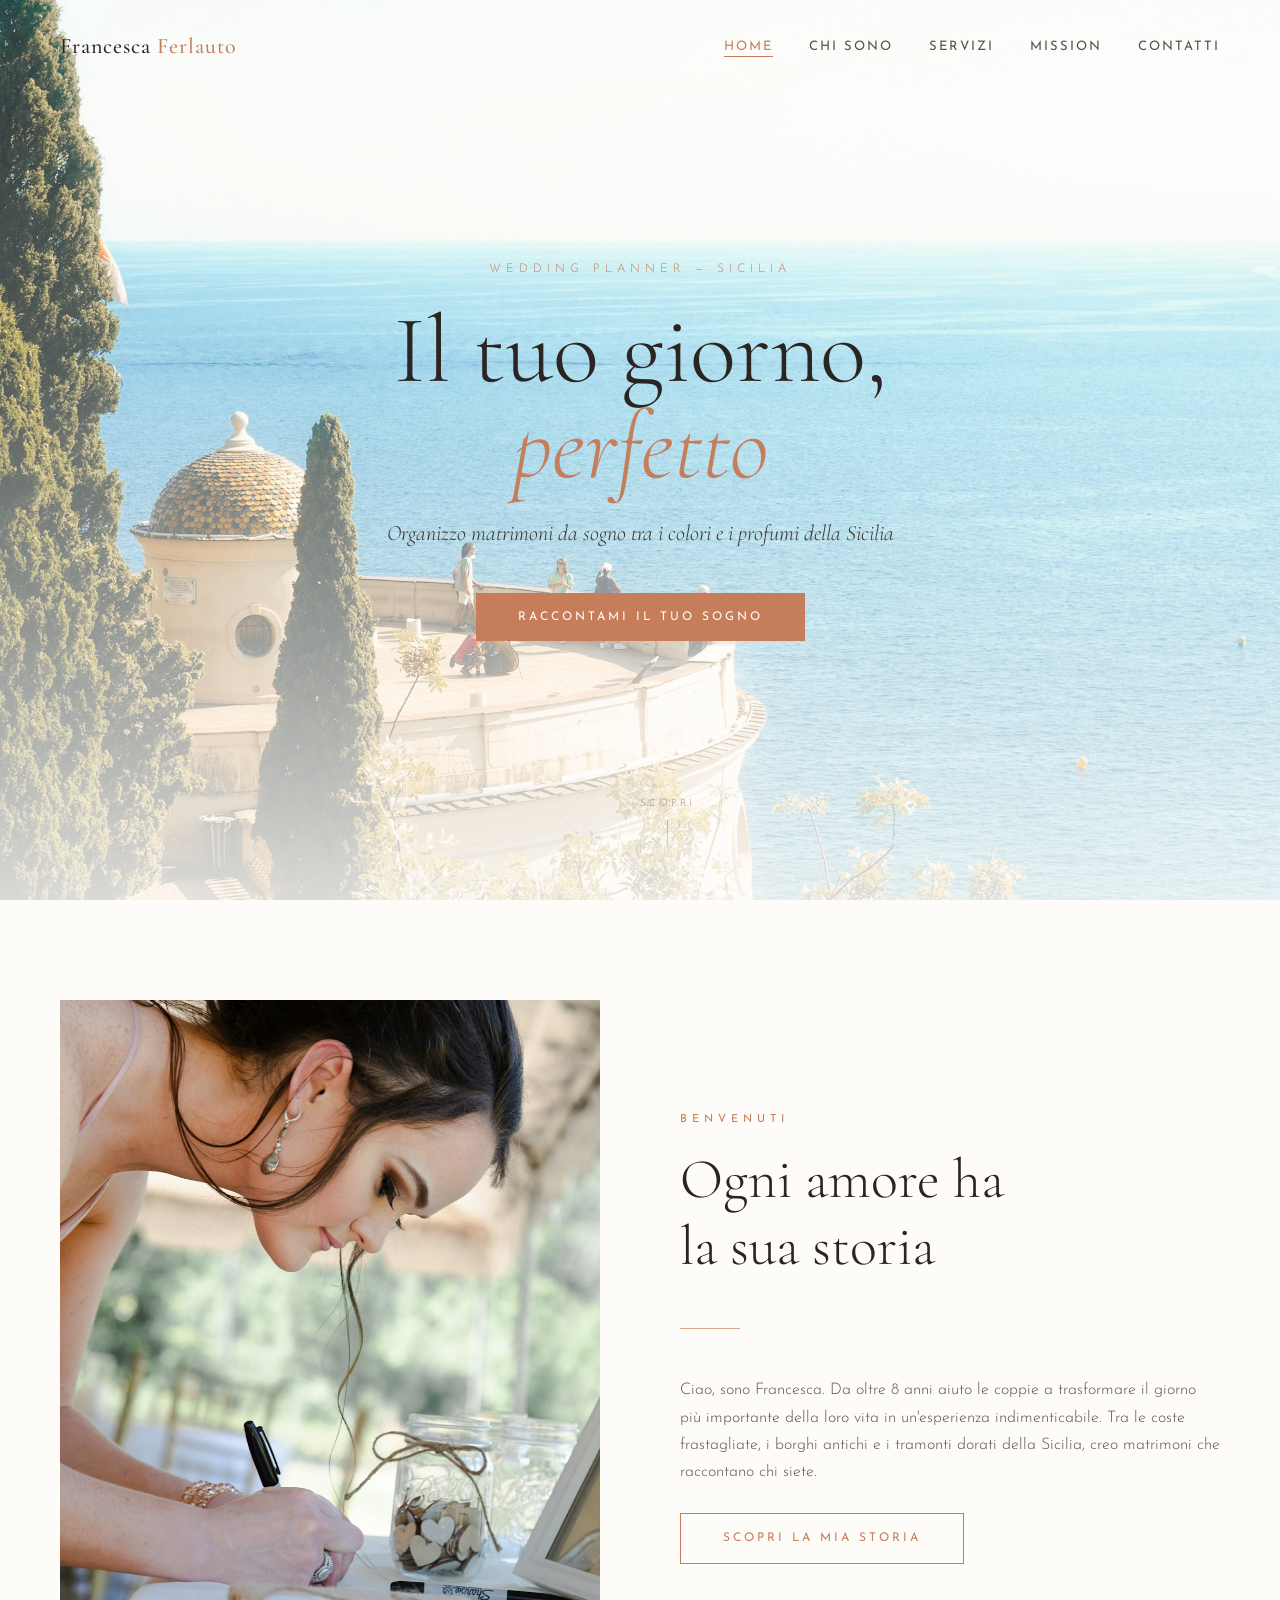
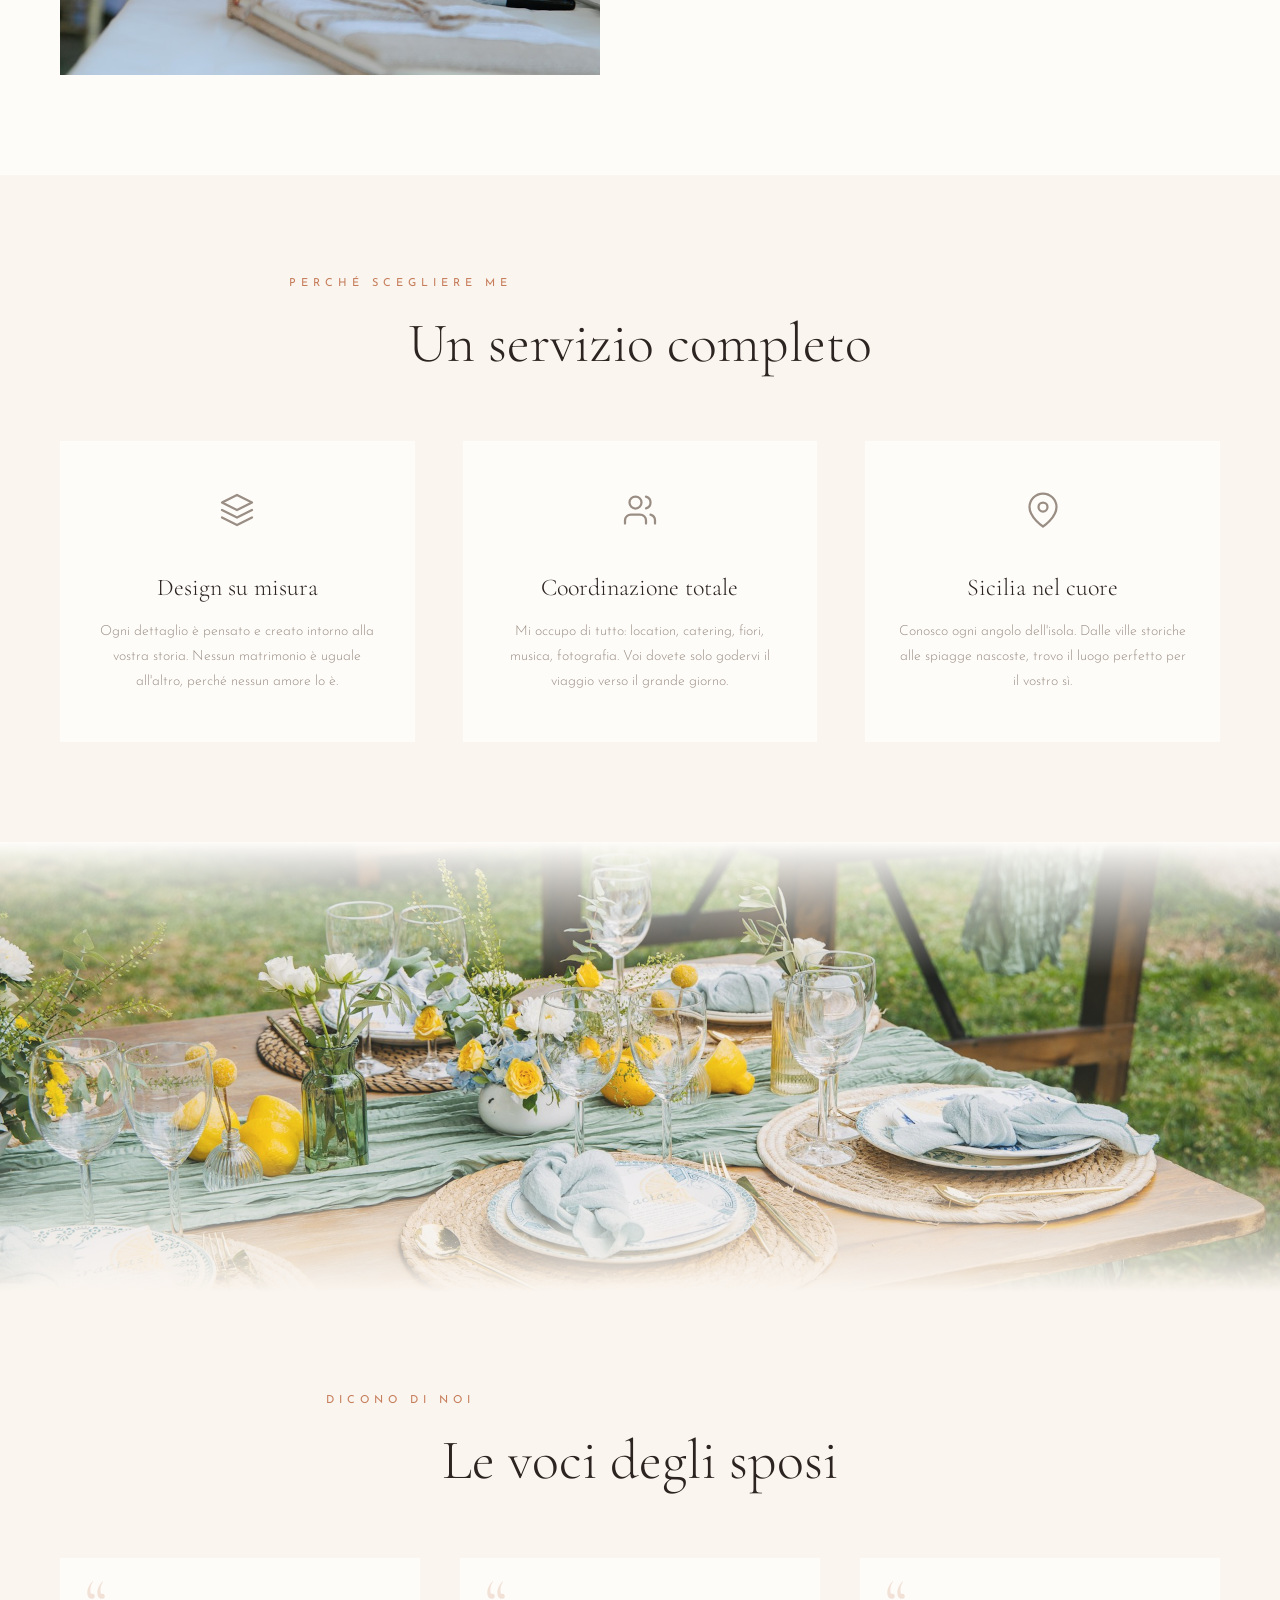
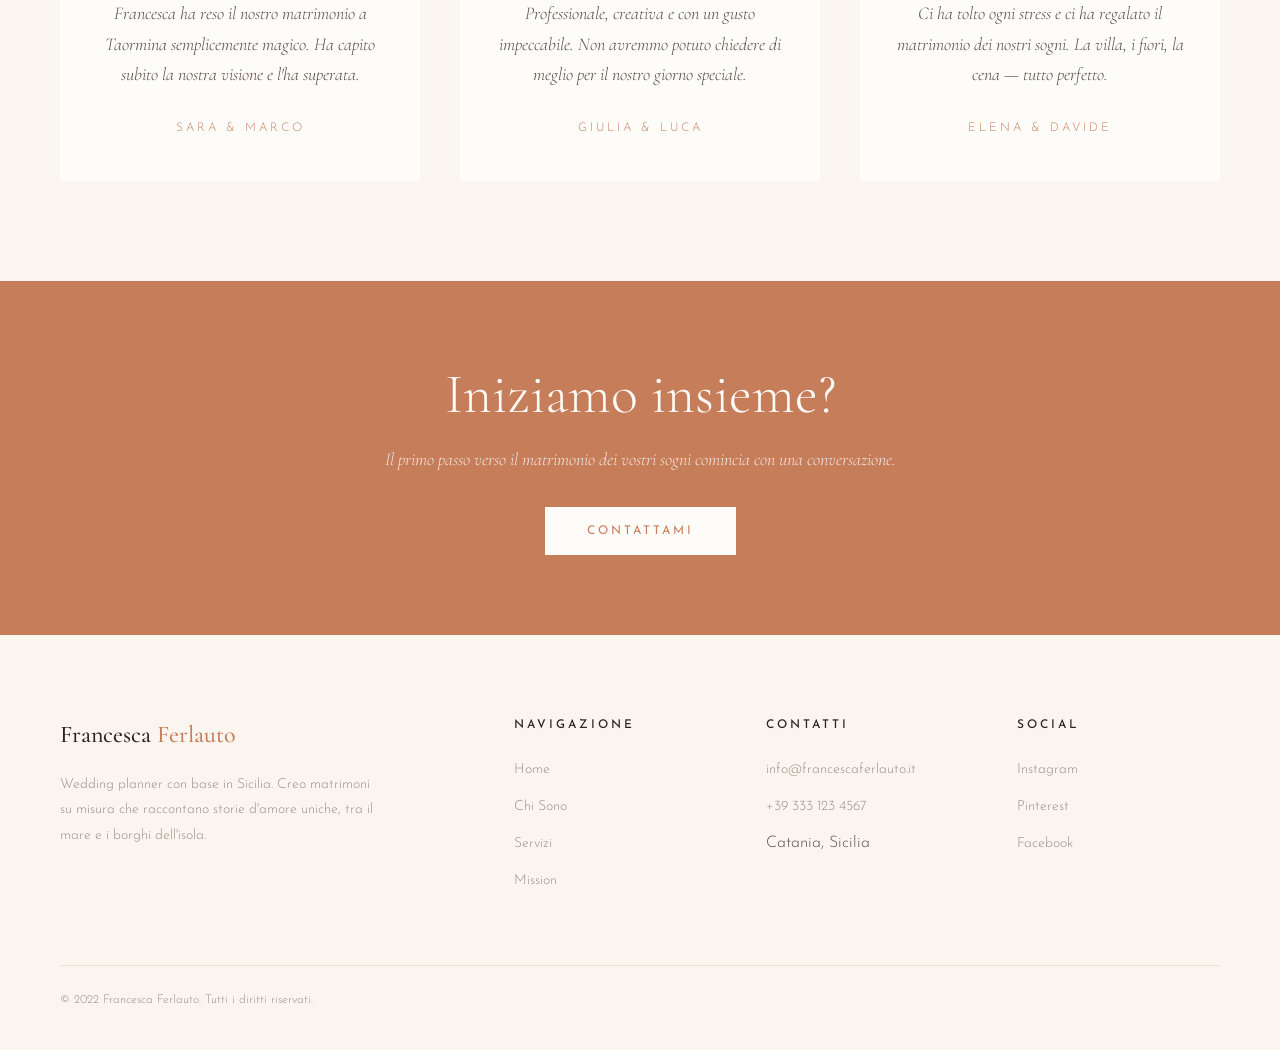
<file: index.html>
<!DOCTYPE html>
<html lang="it">
<head>
<meta charset="UTF-8">
<meta name="viewport" content="width=device-width, initial-scale=1.0">
<title>Francesca Ferlauto — Wedding Planner Sicilia</title>
<link rel="stylesheet" href="css/style.css">
<style>
/* HOME-SPECIFIC STYLES */
.home-hero {
  height: 100vh;
  display: flex; align-items: center; justify-content: center;
  position: relative; overflow: hidden;
}
.home-hero-bg {
  position: absolute; top: 0; left: 0; width: 100%; height: 100%;
  background: url('img/home-hero.jpg') center/cover no-repeat;
}
.home-hero-overlay {
  position: absolute; top: 0; left: 0; width: 100%; height: 100%;
  background: linear-gradient(180deg, 
    rgba(254,252,249,0.15) 0%, 
    rgba(254,252,249,0.3) 40%,
    rgba(254,252,249,0.85) 100%);
}
.home-hero-content {
  position: relative; z-index: 2;
  text-align: center;
  max-width: 700px; padding: 0 24px;
}
.home-hero-tag {
  font-size: 12px; letter-spacing: 5px; text-transform: uppercase;
  color: var(--terracotta); margin-bottom: 24px;
  opacity: 0; animation: fadeUp 0.8s ease 0.3s forwards;
}
.home-hero h1 {
  font-size: clamp(48px, 9vw, 96px);
  font-weight: 300; line-height: 1;
  color: var(--text-dark);
  opacity: 0; animation: fadeUp 0.8s ease 0.6s forwards;
}
.home-hero h1 em {
  font-style: italic; color: var(--terracotta);
}
.home-hero-sub {
  font-family: 'Cormorant Garamond', serif;
  font-style: italic;
  font-size: clamp(16px, 2.5vw, 22px);
  color: #3d342e;
  margin-top: 20px;
  opacity: 0; animation: fadeUp 0.8s ease 0.9s forwards;
}
.home-hero-cta {
  margin-top: 40px;
  opacity: 0; animation: fadeUp 0.8s ease 1.2s forwards;
}
.home-hero-scroll {
  position: absolute; bottom: 40px; left: 50%; transform: translateX(-50%);
  display: flex; flex-direction: column; align-items: center; gap: 8px;
  opacity: 0; animation: fadeUp 0.8s ease 1.5s forwards;
}
.home-hero-scroll span {
  font-size: 10px; letter-spacing: 3px; text-transform: uppercase; color: var(--text-muted);
}
.home-hero-scroll .line {
  width: 1px; height: 40px;
  background: linear-gradient(to bottom, var(--terracotta-light), transparent);
  animation: scrollPulse 2s ease infinite;
}

@keyframes fadeUp { to { opacity: 1; transform: translateY(0); } }
@keyframes scrollPulse {
  0%, 100% { opacity: 0.3; transform: scaleY(0.5); }
  50% { opacity: 1; transform: scaleY(1); }
}

/* INTRO */
.intro { 
  display: grid; grid-template-columns: 1fr 1fr; gap: 80px; align-items: center;
  background: var(--white);
}
.intro-image { 
  position: relative; overflow: hidden;
  aspect-ratio: 4/5;
}
.intro-image img { width: 100%; height: 100%; object-fit: cover; display: block; }
.intro-image::after {
  content: ''; position: absolute;
  top: -12px; right: -12px; width: 100%; height: 100%;
  border: 1px solid var(--terracotta-light); z-index: -1;
}

/* HIGHLIGHTS */
.highlights {
  background: var(--cream);
  text-align: center;
}
.highlights-grid {
  display: grid; grid-template-columns: repeat(3, 1fr);
  gap: 48px; margin-top: 64px;
}
.highlight-card {
  padding: 48px 32px;
  background: var(--white);
  transition: transform 0.3s ease, box-shadow 0.3s ease;
}
.highlight-card:hover {
  transform: translateY(-4px);
  box-shadow: 0 12px 40px rgba(44, 36, 32, 0.08);
}
.highlight-icon {
  font-size: 36px;
  margin-bottom: 24px;
}
.highlight-card h3 {
  font-size: 24px; margin-bottom: 16px;
}
.highlight-card p {
  font-size: 14px; color: var(--text-muted); line-height: 1.8;
  max-width: 100%;
}

/* FEATURED IMAGE */
.featured-band {
  height: 50vh; position: relative; overflow: hidden;
}
.featured-band-bg {
  position: absolute; top: -10%; left: 0; width: 100%; height: 120%;
  background: url('img/home-featured.jpg') center/cover no-repeat;
}
.featured-band-overlay {
  position: absolute; top: 0; left: 0; width: 100%; height: 100%;
  background: linear-gradient(180deg, var(--white) 0%, rgba(254,252,249,0.1) 30%, rgba(254,252,249,0.1) 70%, var(--cream) 100%);
}

/* TESTIMONIALS */
.testimonials { background: var(--cream); text-align: center; }
.testimonials-grid {
  display: grid; grid-template-columns: repeat(3, 1fr);
  gap: 40px; margin-top: 64px;
}
.testimonial-card {
  padding: 40px 32px;
  background: var(--white);
  position: relative;
}
.testimonial-quote {
  font-family: 'Cormorant Garamond', serif;
  font-style: italic;
  font-size: 18px; line-height: 1.7;
  color: var(--text-body);
  margin-bottom: 24px;
}
.testimonial-author {
  font-size: 12px; letter-spacing: 3px;
  text-transform: uppercase; color: var(--terracotta);
}
.testimonial-card::before {
  content: '\201C';
  font-family: 'Cormorant Garamond', serif;
  font-size: 72px; color: var(--terracotta-light);
  opacity: 0.3; position: absolute; top: 10px; left: 24px; line-height: 1;
}

/* CTA BAND */
.cta-band {
  background: var(--terracotta);
  text-align: center;
  padding: 80px 60px;
}
.cta-band h2 { color: var(--white); margin-bottom: 16px; }
.cta-band p {
  font-family: 'Cormorant Garamond', serif;
  font-style: italic;
  font-size: 18px; color: rgba(255,255,255,0.8);
  margin: 0 auto 32px;
}
.btn-white {
  background: var(--white); color: var(--terracotta);
}
.btn-white:hover { background: var(--cream); color: var(--terracotta-dark); }

@media (max-width: 968px) {
  .intro { grid-template-columns: 1fr; gap: 40px; }
  .intro-image { aspect-ratio: 3/2; }
  .intro-image::after { display: none; }
  .highlights-grid { grid-template-columns: 1fr; }
  .testimonials-grid { grid-template-columns: 1fr; }
}
</style>
</head>
<body>

<div class="loader"><div class="loader-icon">✿</div></div>

<div class="mobile-menu" id="mobileMenu">
  <a href="index.html" onclick="closeMobile()">Home</a>
  <a href="chi-sono.html" onclick="closeMobile()">Chi Sono</a>
  <a href="servizi.html" onclick="closeMobile()">Servizi</a>
  <a href="mission.html" onclick="closeMobile()">Mission</a>
  <a href="contatti.html" onclick="closeMobile()">Contatti</a>
</div>

<nav id="mainNav">
  <a href="index.html" class="nav-logo">Francesca <span>Ferlauto</span></a>
  <ul class="nav-links">
    <li><a href="index.html" class="active">Home</a></li>
    <li><a href="chi-sono.html">Chi Sono</a></li>
    <li><a href="servizi.html">Servizi</a></li>
    <li><a href="mission.html">Mission</a></li>
    <li><a href="contatti.html">Contatti</a></li>
  </ul>
  <button class="hamburger" id="hamburger" onclick="toggleMobile()" aria-label="Menu">
    <span></span><span></span><span></span>
  </button>
</nav>

<!-- HERO -->
<section class="home-hero">
  <div class="home-hero-bg"></div>
  <div class="home-hero-overlay"></div>
  <div class="home-hero-content">
    <p class="home-hero-tag">Wedding Planner — Sicilia</p>
    <h1>Il tuo giorno,<br><em>perfetto</em></h1>
    <p class="home-hero-sub">Organizzo matrimoni da sogno tra i colori e i profumi della Sicilia</p>
    <div class="home-hero-cta">
      <a href="contatti.html" class="btn btn-primary">Raccontami il tuo sogno</a>
    </div>
  </div>
  <div class="home-hero-scroll">
    <span>Scopri</span>
    <div class="line"></div>
  </div>
</section>

<!-- INTRO -->
<section class="intro">
  <div class="intro-image reveal">
    <img src="img/home-intro.jpg" alt="Francesca Ferlauto wedding planner" loading="lazy">
  </div>
  <div class="reveal">
    <p class="section-tag">Benvenuti</p>
    <h2 class="section-title">Ogni amore ha<br>la sua storia</h2>
    <div class="section-divider"></div>
    <p>Ciao, sono Francesca. Da oltre 8 anni aiuto le coppie a trasformare il giorno più importante della loro vita in un'esperienza indimenticabile. Tra le coste frastagliate, i borghi antichi e i tramonti dorati della Sicilia, creo matrimoni che raccontano chi siete.</p>
    <br>
    <a href="chi-sono.html" class="btn btn-outline">Scopri la mia storia</a>
  </div>
</section>

<!-- HIGHLIGHTS -->
<section class="highlights">
  <p class="section-tag text-center reveal">Perché scegliere me</p>
  <h2 class="section-title text-center reveal">Un servizio completo</h2>
  <div class="highlights-grid">
    <div class="highlight-card reveal">
      <div class="highlight-icon"><svg width="36" height="36" viewBox="0 0 24 24" fill="none" stroke="#9a8e84" stroke-width="1.5" stroke-linecap="round" stroke-linejoin="round"><path d="M12 2L2 7l10 5 10-5-10-5z"/><path d="M2 17l10 5 10-5"/><path d="M2 12l10 5 10-5"/></svg></div>
      <h3>Design su misura</h3>
      <p>Ogni dettaglio è pensato e creato intorno alla vostra storia. Nessun matrimonio è uguale all'altro, perché nessun amore lo è.</p>
    </div>
    <div class="highlight-card reveal">
      <div class="highlight-icon"><svg width="36" height="36" viewBox="0 0 24 24" fill="none" stroke="#9a8e84" stroke-width="1.5" stroke-linecap="round" stroke-linejoin="round"><path d="M16 21v-2a4 4 0 0 0-4-4H6a4 4 0 0 0-4 4v2"/><circle cx="9" cy="7" r="4"/><path d="M22 21v-2a4 4 0 0 0-3-3.87"/><path d="M16 3.13a4 4 0 0 1 0 7.75"/></svg></div>
      <h3>Coordinazione totale</h3>
      <p>Mi occupo di tutto: location, catering, fiori, musica, fotografia. Voi dovete solo godervi il viaggio verso il grande giorno.</p>
    </div>
    <div class="highlight-card reveal">
      <div class="highlight-icon"><svg width="36" height="36" viewBox="0 0 24 24" fill="none" stroke="#9a8e84" stroke-width="1.5" stroke-linecap="round" stroke-linejoin="round"><path d="M21 10c0 7-9 13-9 13s-9-6-9-13a9 9 0 0 1 18 0z"/><circle cx="12" cy="10" r="3"/></svg></div>
      <h3>Sicilia nel cuore</h3>
      <p>Conosco ogni angolo dell'isola. Dalle ville storiche alle spiagge nascoste, trovo il luogo perfetto per il vostro sì.</p>
    </div>
  </div>
</section>

<!-- FEATURED IMAGE -->
<div class="featured-band">
  <div class="featured-band-bg"></div>
  <div class="featured-band-overlay"></div>
</div>

<!-- TESTIMONIALS -->
<section class="testimonials">
  <p class="section-tag text-center reveal">Dicono di noi</p>
  <h2 class="section-title text-center reveal">Le voci degli sposi</h2>
  <div class="testimonials-grid">
    <div class="testimonial-card reveal">
      <p class="testimonial-quote">Francesca ha reso il nostro matrimonio a Taormina semplicemente magico. Ha capito subito la nostra visione e l'ha superata.</p>
      <span class="testimonial-author">Sara & Marco</span>
    </div>
    <div class="testimonial-card reveal">
      <p class="testimonial-quote">Professionale, creativa e con un gusto impeccabile. Non avremmo potuto chiedere di meglio per il nostro giorno speciale.</p>
      <span class="testimonial-author">Giulia & Luca</span>
    </div>
    <div class="testimonial-card reveal">
      <p class="testimonial-quote">Ci ha tolto ogni stress e ci ha regalato il matrimonio dei nostri sogni. La villa, i fiori, la cena — tutto perfetto.</p>
      <span class="testimonial-author">Elena & Davide</span>
    </div>
  </div>
</section>

<!-- CTA -->
<section class="cta-band">
  <h2 class="reveal">Iniziamo insieme?</h2>
  <p class="reveal">Il primo passo verso il matrimonio dei vostri sogni comincia con una conversazione.</p>
  <a href="contatti.html" class="btn btn-white reveal">Contattami</a>
</section>

<!-- FOOTER -->
<footer>
  <div class="footer-top">
    <div>
      <div class="footer-brand">Francesca <span>Ferlauto</span></div>
      <p class="footer-desc">Wedding planner con base in Sicilia. Creo matrimoni su misura che raccontano storie d'amore uniche, tra il mare e i borghi dell'isola.</p>
    </div>
    <div>
      <p class="footer-heading">Navigazione</p>
      <ul class="footer-links">
        <li><a href="index.html">Home</a></li>
        <li><a href="chi-sono.html">Chi Sono</a></li>
        <li><a href="servizi.html">Servizi</a></li>
        <li><a href="mission.html">Mission</a></li>
      </ul>
    </div>
    <div>
      <p class="footer-heading">Contatti</p>
      <ul class="footer-links">
        <li><a href="mailto:info@francescaferlauto.it">info@francescaferlauto.it</a></li>
        <li><a href="tel:+393331234567">+39 333 123 4567</a></li>
        <li>Catania, Sicilia</li>
      </ul>
    </div>
    <div>
      <p class="footer-heading">Social</p>
      <ul class="footer-links">
        <li><a href="#">Instagram</a></li>
        <li><a href="#">Pinterest</a></li>
        <li><a href="#">Facebook</a></li>
      </ul>
    </div>
  </div>
  <div class="footer-bottom">
    <span>© 2022 Francesca Ferlauto. Tutti i diritti riservati.</span>
  </div>
</footer>

<script>
window.addEventListener('load', () => { setTimeout(() => document.querySelector('.loader').classList.add('hidden'), 500); });
const nav = document.getElementById('mainNav');
window.addEventListener('scroll', () => { nav.classList.toggle('scrolled', window.scrollY > 60); });
const reveals = document.querySelectorAll('.reveal');
const observer = new IntersectionObserver((entries) => {
  entries.forEach(entry => { if (entry.isIntersecting) { entry.target.classList.add('visible'); observer.unobserve(entry.target); } });
}, { threshold: 0.1, rootMargin: '0px 0px -30px 0px' });
reveals.forEach(el => observer.observe(el));
function toggleMobile() {
  document.getElementById('mobileMenu').classList.toggle('active');
  document.getElementById('hamburger').classList.toggle('active');
  document.body.style.overflow = document.getElementById('mobileMenu').classList.contains('active') ? 'hidden' : '';
}
function closeMobile() {
  document.getElementById('mobileMenu').classList.remove('active');
  document.getElementById('hamburger').classList.remove('active');
  document.body.style.overflow = '';
}
</script>
</body>
</html>
</file>
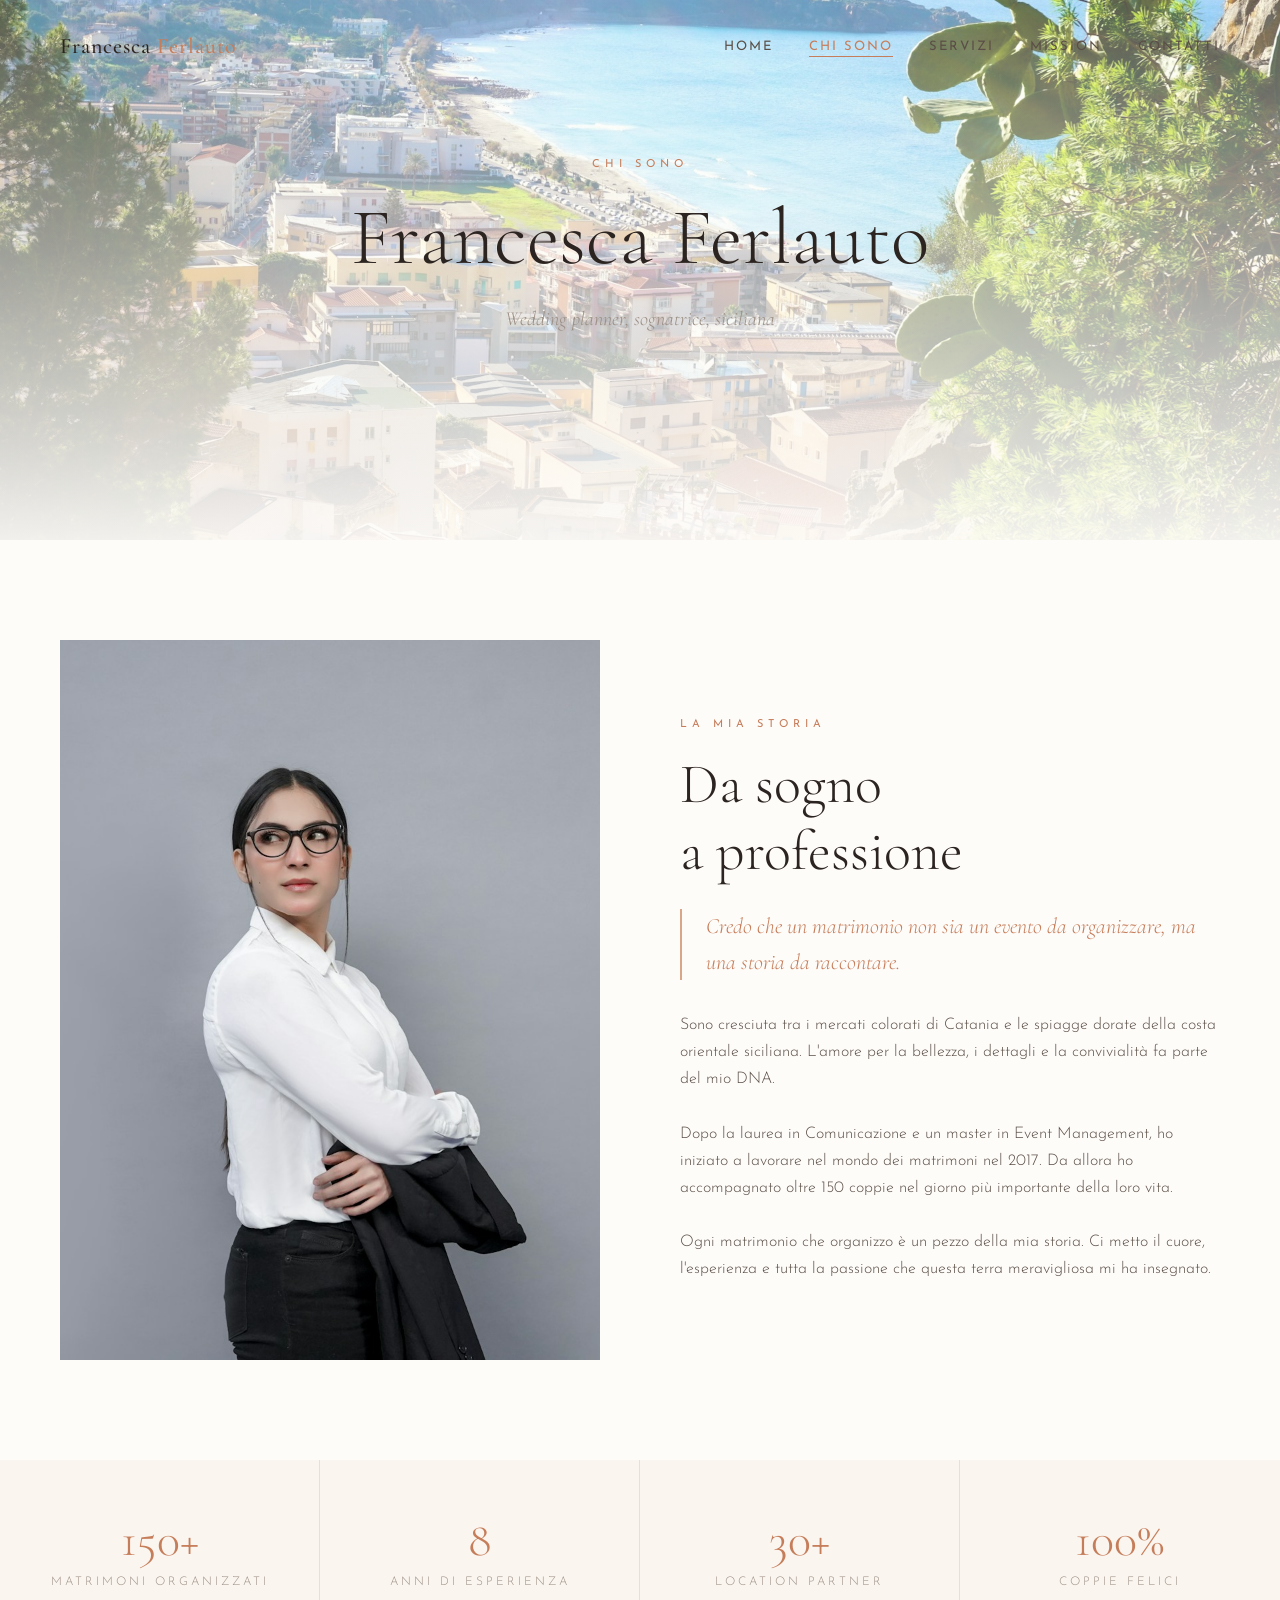
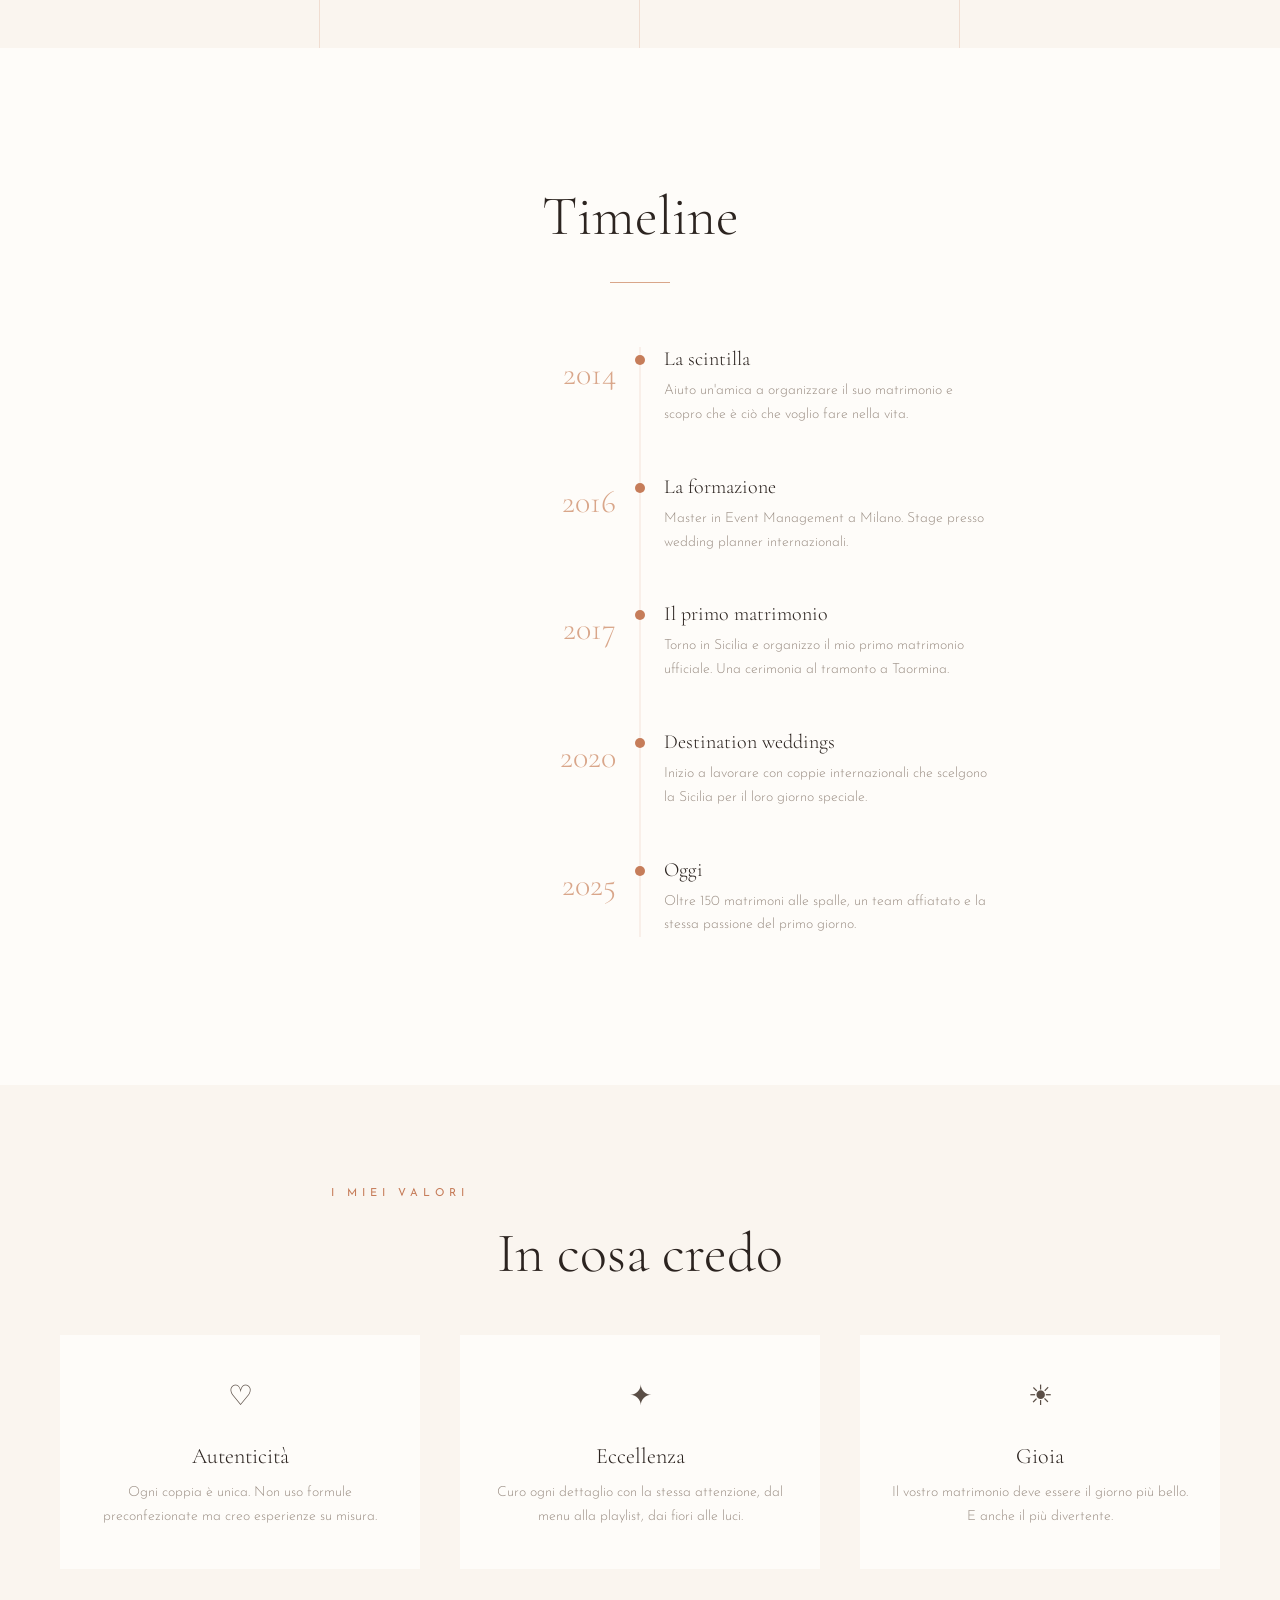
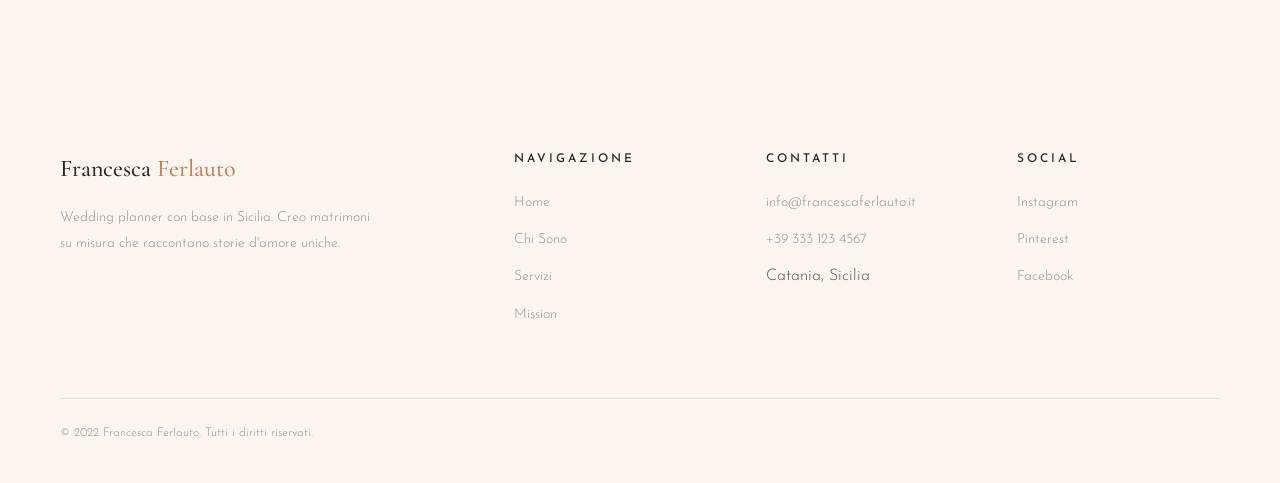
<file: chi-sono.html>
<!DOCTYPE html>
<html lang="it">
<head>
<meta charset="UTF-8">
<meta name="viewport" content="width=device-width, initial-scale=1.0">
<title>Chi Sono — Francesca Ferlauto</title>
<link rel="stylesheet" href="css/style.css">
<style>
.about-content {
  display: grid; grid-template-columns: 1fr 1fr; gap: 80px; align-items: center;
}
.about-image { position: relative; overflow: hidden; aspect-ratio: 3/4; }
.about-image img { width: 100%; height: 100%; object-fit: cover; display: block; }
.about-image::before {
  content: ''; position: absolute;
  bottom: -12px; left: -12px; width: 100%; height: 100%;
  border: 1px solid var(--azure-light); z-index: -1;
}
.about-text .highlight-quote {
  font-family: 'Cormorant Garamond', serif;
  font-style: italic; font-size: 22px;
  color: var(--terracotta); line-height: 1.6;
  margin-bottom: 32px; padding-left: 24px;
  border-left: 2px solid var(--terracotta-light);
}

/* STATS */
.stats {
  display: grid; grid-template-columns: repeat(4, 1fr);
  background: var(--cream);
}
.stat {
  text-align: center; padding: 56px 24px;
  border-right: 1px solid var(--divider);
}
.stat:last-child { border-right: none; }
.stat-number {
  font-family: 'Cormorant Garamond', serif;
  font-size: 48px; font-weight: 300;
  color: var(--terracotta); line-height: 1; margin-bottom: 8px;
}
.stat-label {
  font-size: 12px; letter-spacing: 3px;
  text-transform: uppercase; color: var(--text-muted);
}

/* TIMELINE */
.timeline-section { background: var(--white); }
.timeline { max-width: 700px; margin: 0 auto; position: relative; }
.timeline::before {
  content: ''; position: absolute;
  left: 50%; top: 0; width: 1px; height: 100%;
  background: var(--divider); transform: translateX(-50%);
}
.timeline-item {
  display: grid; grid-template-columns: 1fr 1fr;
  gap: 48px; margin-bottom: 48px; position: relative;
}
.timeline-item::before {
  content: ''; position: absolute;
  left: 50%; top: 8px; width: 10px; height: 10px;
  background: var(--terracotta); border-radius: 50%;
  transform: translateX(-50%);
}
.timeline-year {
  text-align: right;
  font-family: 'Cormorant Garamond', serif;
  font-size: 32px; color: var(--terracotta-light);
}
.timeline-text h3 {
  font-size: 20px; margin-bottom: 8px;
}
.timeline-text p {
  font-size: 14px; color: var(--text-muted); line-height: 1.7;
}

/* VALUES */
.values { background: var(--cream); }
.values-grid {
  display: grid; grid-template-columns: repeat(3, 1fr);
  gap: 40px; margin-top: 48px;
}
.value-card {
  text-align: center; padding: 40px 28px;
  background: var(--white);
}
.value-icon { font-size: 28px; margin-bottom: 20px; }
.value-card h3 { font-size: 22px; margin-bottom: 12px; }
.value-card p { font-size: 14px; color: var(--text-muted); line-height: 1.7; max-width: 100%; }

@media (max-width: 968px) {
  .about-content { grid-template-columns: 1fr; gap: 40px; }
  .about-image { aspect-ratio: 3/2; }
  .about-image::before { display: none; }
  .stats { grid-template-columns: repeat(2, 1fr); }
  .timeline-item { grid-template-columns: 1fr; gap: 8px; }
  .timeline::before { left: 0; }
  .timeline-item::before { left: 0; }
  .timeline-year { text-align: left; }
  .values-grid { grid-template-columns: 1fr; }
}
</style>
</head>
<body>

<div class="loader"><div class="loader-icon">✿</div></div>
<div class="mobile-menu" id="mobileMenu">
  <a href="index.html" onclick="closeMobile()">Home</a>
  <a href="chi-sono.html" onclick="closeMobile()">Chi Sono</a>
  <a href="servizi.html" onclick="closeMobile()">Servizi</a>
  <a href="mission.html" onclick="closeMobile()">Mission</a>
  <a href="contatti.html" onclick="closeMobile()">Contatti</a>
</div>
<nav id="mainNav">
  <a href="index.html" class="nav-logo">Francesca <span>Ferlauto</span></a>
  <ul class="nav-links">
    <li><a href="index.html">Home</a></li>
    <li><a href="chi-sono.html" class="active">Chi Sono</a></li>
    <li><a href="servizi.html">Servizi</a></li>
    <li><a href="mission.html">Mission</a></li>
    <li><a href="contatti.html">Contatti</a></li>
  </ul>
  <button class="hamburger" id="hamburger" onclick="toggleMobile()" aria-label="Menu">
    <span></span><span></span><span></span>
  </button>
</nav>

<section class="page-hero">
  <div class="page-hero-bg" style="background-image: url('img/chisono-hero.jpg')"></div>
  <div class="page-hero-overlay"></div>
  <div class="page-hero-content">
    <p class="section-tag">Chi Sono</p>
    <h1>Francesca Ferlauto</h1>
    <p class="section-subtitle">Wedding planner, sognatrice, siciliana</p>
  </div>
</section>

<section class="about-content" style="padding: 100px 60px;">
  <div class="about-image reveal">
    <img src="img/chisono-portrait.jpg" alt="Francesca Ferlauto" loading="lazy">
  </div>
  <div class="about-text">
    <p class="section-tag reveal">La mia storia</p>
    <h2 class="section-title reveal">Da sogno<br>a professione</h2>
    <p class="highlight-quote reveal">Credo che un matrimonio non sia un evento da organizzare, ma una storia da raccontare.</p>
    <p class="reveal">Sono cresciuta tra i mercati colorati di Catania e le spiagge dorate della costa orientale siciliana. L'amore per la bellezza, i dettagli e la convivialità fa parte del mio DNA.</p>
    <br>
    <p class="reveal">Dopo la laurea in Comunicazione e un master in Event Management, ho iniziato a lavorare nel mondo dei matrimoni nel 2017. Da allora ho accompagnato oltre 150 coppie nel giorno più importante della loro vita.</p>
    <br>
    <p class="reveal">Ogni matrimonio che organizzo è un pezzo della mia storia. Ci metto il cuore, l'esperienza e tutta la passione che questa terra meravigliosa mi ha insegnato.</p>
  </div>
</section>

<div class="stats">
  <div class="stat reveal"><div class="stat-number">150+</div><div class="stat-label">Matrimoni organizzati</div></div>
  <div class="stat reveal"><div class="stat-number">8</div><div class="stat-label">Anni di esperienza</div></div>
  <div class="stat reveal"><div class="stat-number">30+</div><div class="stat-label">Location partner</div></div>
  <div class="stat reveal"><div class="stat-number">100%</div><div class="stat-label">Coppie felici</div></div>
</div>

<section class="timeline-section">
  <p class="section-tag text-center reveal">Il mio percorso</p>
  <h2 class="section-title text-center reveal">Timeline</h2>
  <div class="section-divider" style="margin: 32px auto 64px;"></div>
  <div class="timeline">
    <div class="timeline-item reveal">
      <div class="timeline-year">2014</div>
      <div class="timeline-text">
        <h3>La scintilla</h3>
        <p>Aiuto un'amica a organizzare il suo matrimonio e scopro che è ciò che voglio fare nella vita.</p>
      </div>
    </div>
    <div class="timeline-item reveal">
      <div class="timeline-year">2016</div>
      <div class="timeline-text">
        <h3>La formazione</h3>
        <p>Master in Event Management a Milano. Stage presso wedding planner internazionali.</p>
      </div>
    </div>
    <div class="timeline-item reveal">
      <div class="timeline-year">2017</div>
      <div class="timeline-text">
        <h3>Il primo matrimonio</h3>
        <p>Torno in Sicilia e organizzo il mio primo matrimonio ufficiale. Una cerimonia al tramonto a Taormina.</p>
      </div>
    </div>
    <div class="timeline-item reveal">
      <div class="timeline-year">2020</div>
      <div class="timeline-text">
        <h3>Destination weddings</h3>
        <p>Inizio a lavorare con coppie internazionali che scelgono la Sicilia per il loro giorno speciale.</p>
      </div>
    </div>
    <div class="timeline-item reveal">
      <div class="timeline-year">2025</div>
      <div class="timeline-text">
        <h3>Oggi</h3>
        <p>Oltre 150 matrimoni alle spalle, un team affiatato e la stessa passione del primo giorno.</p>
      </div>
    </div>
  </div>
</section>

<section class="values">
  <p class="section-tag text-center reveal">I miei valori</p>
  <h2 class="section-title text-center reveal">In cosa credo</h2>
  <div class="values-grid">
    <div class="value-card reveal">
      <div class="value-icon">♡</div>
      <h3>Autenticità</h3>
      <p>Ogni coppia è unica. Non uso formule preconfezionate ma creo esperienze su misura.</p>
    </div>
    <div class="value-card reveal">
      <div class="value-icon">✦</div>
      <h3>Eccellenza</h3>
      <p>Curo ogni dettaglio con la stessa attenzione, dal menu alla playlist, dai fiori alle luci.</p>
    </div>
    <div class="value-card reveal">
      <div class="value-icon">☀</div>
      <h3>Gioia</h3>
      <p>Il vostro matrimonio deve essere il giorno più bello. E anche il più divertente.</p>
    </div>
  </div>
</section>

<footer>
  <div class="footer-top">
    <div><div class="footer-brand">Francesca <span>Ferlauto</span></div><p class="footer-desc">Wedding planner con base in Sicilia. Creo matrimoni su misura che raccontano storie d'amore uniche.</p></div>
    <div><p class="footer-heading">Navigazione</p><ul class="footer-links"><li><a href="index.html">Home</a></li><li><a href="chi-sono.html">Chi Sono</a></li><li><a href="servizi.html">Servizi</a></li><li><a href="mission.html">Mission</a></li></ul></div>
    <div><p class="footer-heading">Contatti</p><ul class="footer-links"><li><a href="mailto:info@francescaferlauto.it">info@francescaferlauto.it</a></li><li><a href="tel:+393331234567">+39 333 123 4567</a></li><li>Catania, Sicilia</li></ul></div>
    <div><p class="footer-heading">Social</p><ul class="footer-links"><li><a href="#">Instagram</a></li><li><a href="#">Pinterest</a></li><li><a href="#">Facebook</a></li></ul></div>
  </div>
  <div class="footer-bottom"><span>&copy; 2022 Francesca Ferlauto. Tutti i diritti riservati.</span></div>
</footer>

<script>
window.addEventListener('load', () => { setTimeout(() => document.querySelector('.loader').classList.add('hidden'), 500); });
const nav = document.getElementById('mainNav');
window.addEventListener('scroll', () => { nav.classList.toggle('scrolled', window.scrollY > 60); });
const reveals = document.querySelectorAll('.reveal');
const observer = new IntersectionObserver((entries) => {
  entries.forEach(entry => { if (entry.isIntersecting) { entry.target.classList.add('visible'); observer.unobserve(entry.target); } });
}, { threshold: 0.1, rootMargin: '0px 0px -30px 0px' });
reveals.forEach(el => observer.observe(el));
function toggleMobile() { document.getElementById('mobileMenu').classList.toggle('active'); document.getElementById('hamburger').classList.toggle('active'); document.body.style.overflow = document.getElementById('mobileMenu').classList.contains('active') ? 'hidden' : ''; }
function closeMobile() { document.getElementById('mobileMenu').classList.remove('active'); document.getElementById('hamburger').classList.remove('active'); document.body.style.overflow = ''; }
</script>
</body>
</html>
</file>
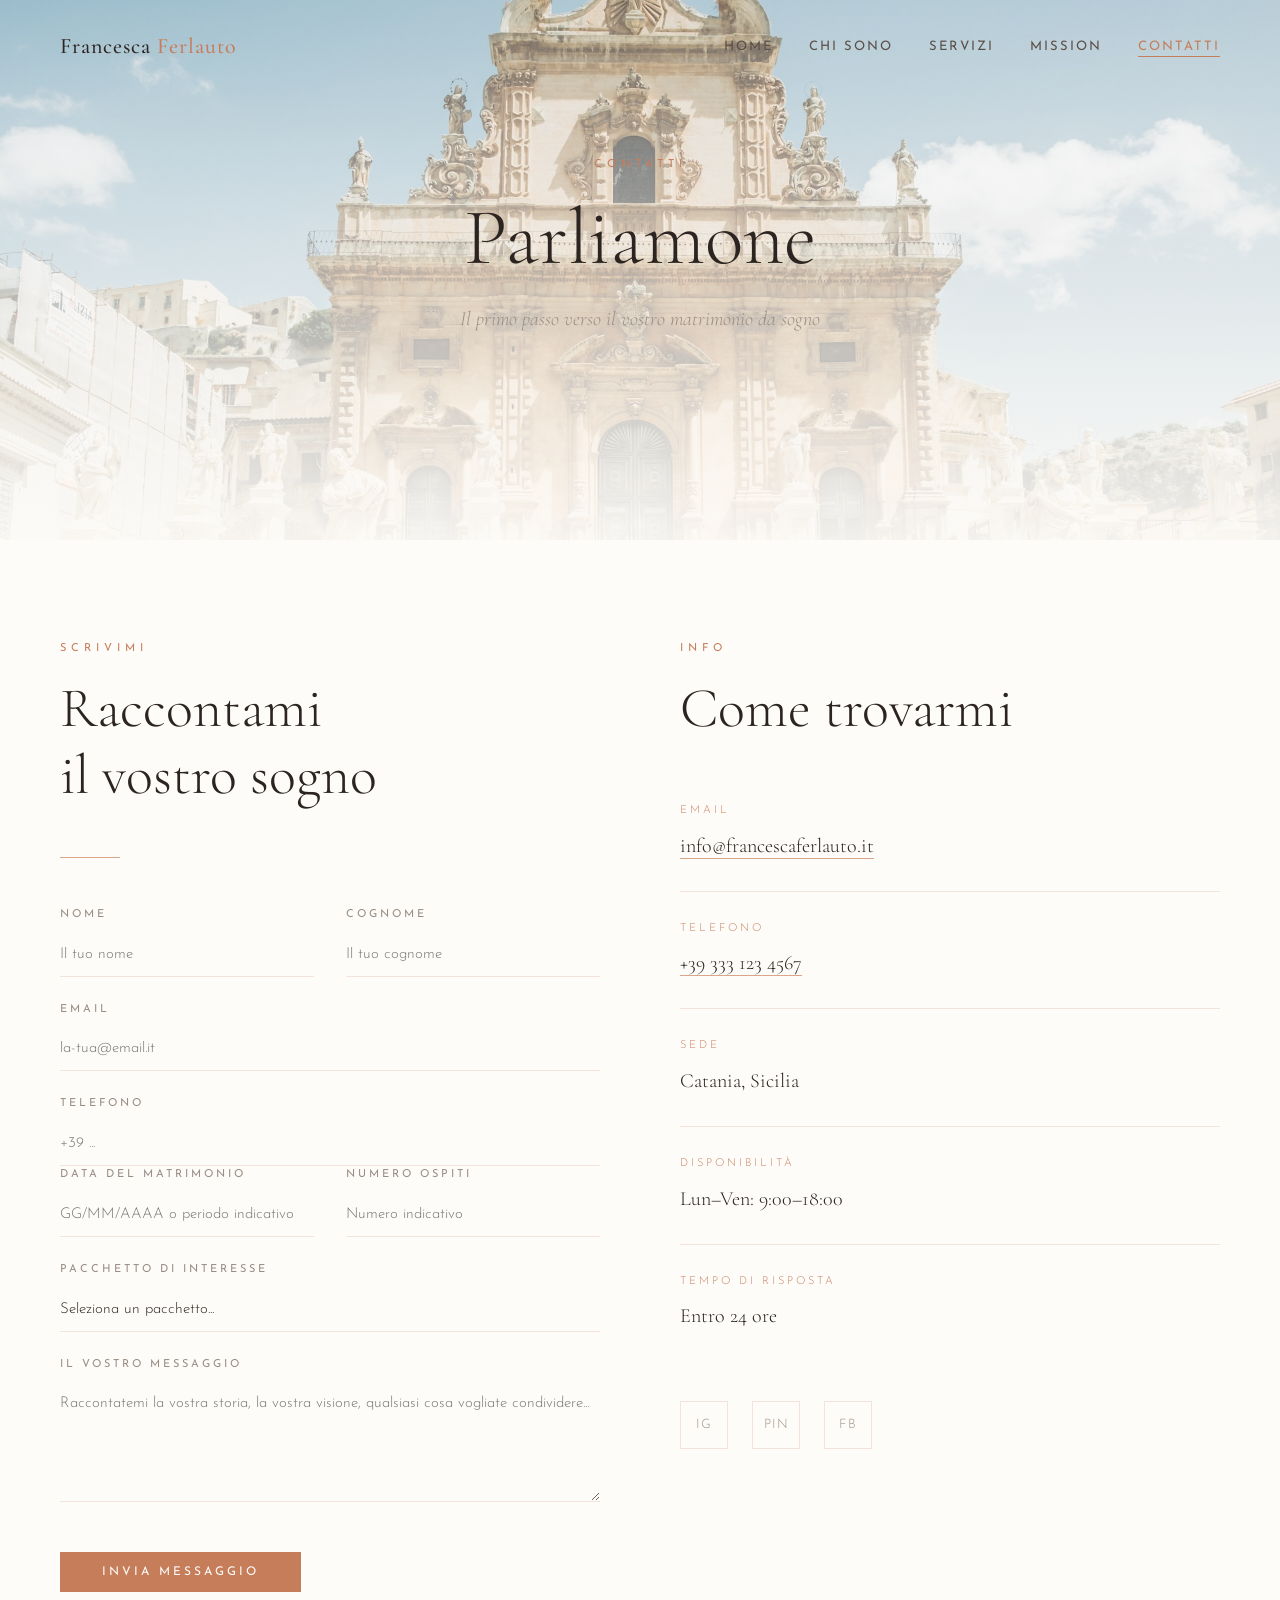
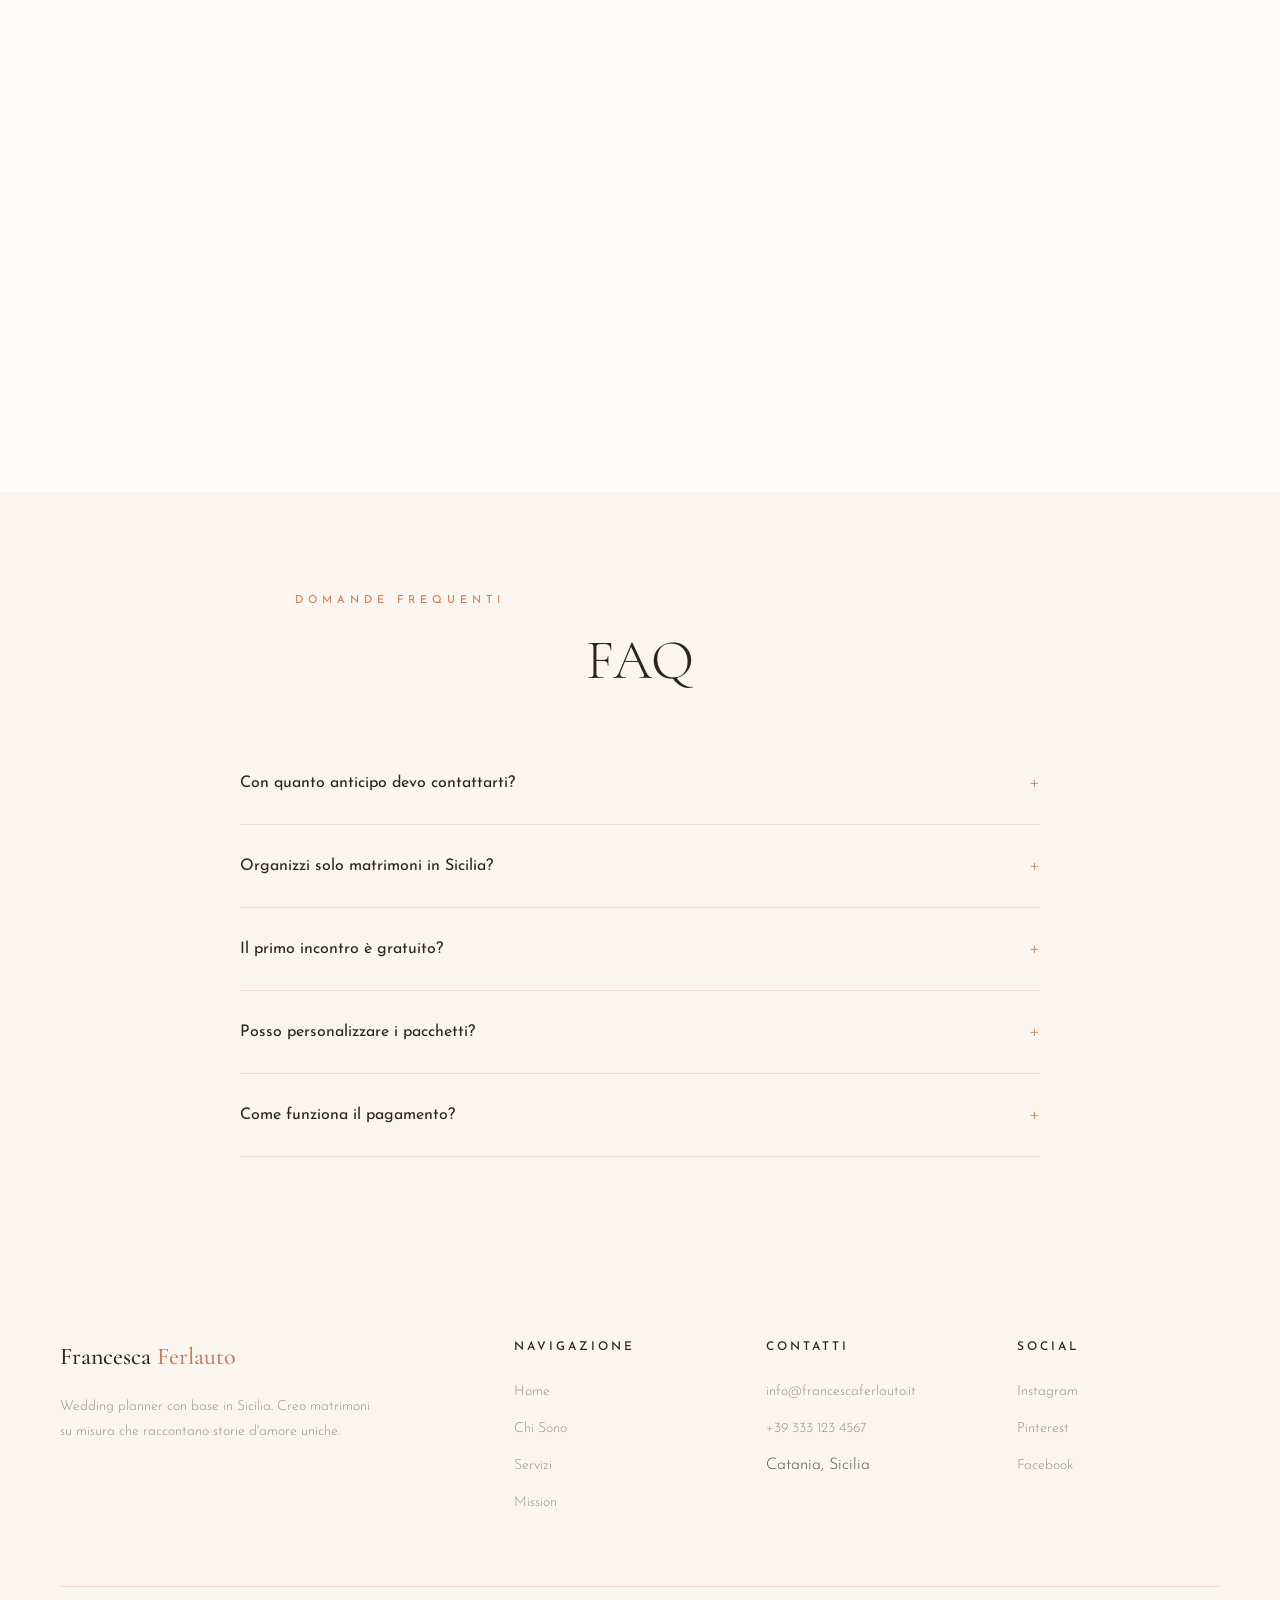
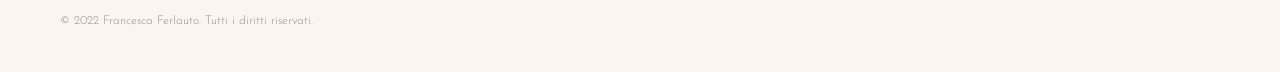
<file: contatti.html>
<!DOCTYPE html>
<html lang="it">
<head>
<meta charset="UTF-8">
<meta name="viewport" content="width=device-width, initial-scale=1.0">
<title>Contatti — Francesca Ferlauto</title>
<link rel="stylesheet" href="css/style.css">
<style>
.contact-grid {
  display: grid; grid-template-columns: 1fr 1fr;
  gap: 80px; align-items: start; background: var(--white);
}

/* FORM */
.contact-form label {
  display: block; font-size: 11px; letter-spacing: 3px;
  text-transform: uppercase; color: var(--text-muted);
  margin-bottom: 8px; margin-top: 24px; font-weight: 400;
}
.contact-form label:first-child { margin-top: 0; }
.contact-form input,
.contact-form textarea,
.contact-form select {
  width: 100%; padding: 14px 0;
  font-family: 'Josefin Sans', sans-serif; font-size: 15px;
  color: var(--text-dark); background: transparent;
  border: none; border-bottom: 1px solid var(--divider);
  outline: none; transition: border-color 0.3s;
  font-weight: 300;
}
.contact-form input:focus,
.contact-form textarea:focus,
.contact-form select:focus { border-bottom-color: var(--terracotta); }
.contact-form textarea { resize: vertical; min-height: 120px; }
.contact-form select { cursor: pointer; -webkit-appearance: none; }
.form-row { display: grid; grid-template-columns: 1fr 1fr; gap: 32px; }
.form-submit { margin-top: 40px; }

/* CONTACT INFO */
.contact-info-cards { margin-top: 32px; }
.contact-info-card {
  padding: 28px 0;
  border-bottom: 1px solid var(--divider);
}
.contact-info-card:last-child { border-bottom: none; }
.contact-info-label {
  font-size: 11px; letter-spacing: 3px;
  text-transform: uppercase; color: var(--terracotta);
  margin-bottom: 8px;
}
.contact-info-value {
  font-family: 'Cormorant Garamond', serif;
  font-size: 20px; color: var(--text-dark);
}
.contact-info-value a { color: var(--text-dark); border-bottom: 1px solid var(--terracotta-light); }
.contact-info-value a:hover { color: var(--terracotta); }

/* SOCIAL LINKS */
.contact-social {
  display: flex; gap: 24px; margin-top: 40px;
}
.contact-social a {
  display: flex; align-items: center; justify-content: center;
  width: 48px; height: 48px;
  border: 1px solid var(--divider);
  color: var(--text-muted); font-size: 13px;
  text-decoration: none; letter-spacing: 1px;
  transition: all 0.3s ease;
}
.contact-social a:hover {
  border-color: var(--terracotta);
  color: var(--terracotta);
  background: rgba(198, 125, 90, 0.05);
}

/* MAP */
.contact-map {
  height: 400px; position: relative;
  filter: saturate(0.7) brightness(1.05);
  transition: filter 0.5s;
}
.contact-map:hover { filter: saturate(1) brightness(1); }
.contact-map iframe { width: 100%; height: 100%; border: none; }

/* FAQ */
.faq { background: var(--cream); }
.faq-grid { max-width: 800px; margin: 48px auto 0; }
.faq-item {
  border-bottom: 1px solid var(--divider);
  padding: 24px 0; cursor: pointer;
}
.faq-question {
  display: flex; justify-content: space-between; align-items: center;
}
.faq-question h3 {
  font-family: 'Josefin Sans', sans-serif;
  font-size: 16px; font-weight: 400; color: var(--text-dark);
}
.faq-toggle {
  font-size: 20px; color: var(--terracotta);
  transition: transform 0.3s;
}
.faq-item.open .faq-toggle { transform: rotate(45deg); }
.faq-answer {
  max-height: 0; overflow: hidden;
  transition: max-height 0.4s ease, padding 0.4s ease;
}
.faq-item.open .faq-answer { max-height: 200px; padding-top: 16px; }
.faq-answer p {
  font-size: 14px; color: var(--text-muted); line-height: 1.8; max-width: 100%;
}

/* SUCCESS */
.form-success {
  display: none; text-align: center; padding: 48px;
  background: rgba(139, 195, 74, 0.08); border: 1px solid rgba(139, 195, 74, 0.2);
  margin-top: 24px;
}
.form-success.show { display: block; }
.form-success h3 { color: var(--olive); margin-bottom: 8px; }
.form-success p { color: var(--text-muted); font-size: 14px; max-width: 100%; }

@media (max-width: 968px) {
  .contact-grid { grid-template-columns: 1fr; gap: 48px; }
  .form-row { grid-template-columns: 1fr; gap: 0; }
}
</style>
</head>
<body>

<div class="loader"><div class="loader-icon">✿</div></div>
<div class="mobile-menu" id="mobileMenu">
  <a href="index.html" onclick="closeMobile()">Home</a><a href="chi-sono.html" onclick="closeMobile()">Chi Sono</a>
  <a href="servizi.html" onclick="closeMobile()">Servizi</a><a href="mission.html" onclick="closeMobile()">Mission</a>
  <a href="contatti.html" onclick="closeMobile()">Contatti</a>
</div>
<nav id="mainNav">
  <a href="index.html" class="nav-logo">Francesca <span>Ferlauto</span></a>
  <ul class="nav-links">
    <li><a href="index.html">Home</a></li><li><a href="chi-sono.html">Chi Sono</a></li>
    <li><a href="servizi.html">Servizi</a></li><li><a href="mission.html">Mission</a></li>
    <li><a href="contatti.html" class="active">Contatti</a></li>
  </ul>
  <button class="hamburger" id="hamburger" onclick="toggleMobile()" aria-label="Menu"><span></span><span></span><span></span></button>
</nav>

<section class="page-hero">
  <div class="page-hero-bg" style="background-image: url('img/contatti-hero.jpg')"></div>
  <div class="page-hero-overlay"></div>
  <div class="page-hero-content">
    <p class="section-tag">Contatti</p>
    <h1>Parliamone</h1>
    <p class="section-subtitle">Il primo passo verso il vostro matrimonio da sogno</p>
  </div>
</section>

<section class="contact-grid" style="padding: 100px 60px;">
  <div class="reveal">
    <p class="section-tag">Scrivimi</p>
    <h2 class="section-title">Raccontami<br>il vostro sogno</h2>
    <div class="section-divider"></div>
    <div class="contact-form" id="contactForm">
      <div class="form-row">
        <div>
          <label>Nome</label>
          <input type="text" id="fname" placeholder="Il tuo nome" required>
        </div>
        <div>
          <label>Cognome</label>
          <input type="text" id="lname" placeholder="Il tuo cognome" required>
        </div>
      </div>
      <label>Email</label>
      <input type="email" id="email" placeholder="la-tua@email.it" required>
      <label>Telefono</label>
      <input type="tel" id="phone" placeholder="+39 ...">
      <div class="form-row">
        <div>
          <label>Data del matrimonio</label>
          <input type="text" id="date" placeholder="GG/MM/AAAA o periodo indicativo">
        </div>
        <div>
          <label>Numero ospiti</label>
          <input type="text" id="guests" placeholder="Numero indicativo">
        </div>
      </div>
      <label>Pacchetto di interesse</label>
      <select id="package">
        <option value="">Seleziona un pacchetto...</option>
        <option value="essenziale">Essenziale — Coordinamento</option>
        <option value="completo">Completo — Organizzazione totale</option>
        <option value="luxury">Luxury — Esperienza esclusiva</option>
        <option value="altro">Non sono sicuro/a</option>
      </select>
      <label>Il vostro messaggio</label>
      <textarea id="message" placeholder="Raccontatemi la vostra storia, la vostra visione, qualsiasi cosa vogliate condividere..."></textarea>
      <div class="form-submit">
        <button class="btn btn-primary" onclick="submitForm()">Invia messaggio</button>
      </div>
      <div class="form-success" id="formSuccess">
        <h3>Messaggio inviato!</h3>
        <p>Grazie per avermi scritto. Vi risponderò entro 24 ore. Non vedo l'ora di conoscere la vostra storia!</p>
      </div>
    </div>
  </div>

  <div class="reveal">
    <p class="section-tag">Info</p>
    <h2 class="section-title">Come trovarmi</h2>
    <div class="contact-info-cards">
      <div class="contact-info-card">
        <p class="contact-info-label">Email</p>
        <p class="contact-info-value"><a href="mailto:info@francescaferlauto.it">info@francescaferlauto.it</a></p>
      </div>
      <div class="contact-info-card">
        <p class="contact-info-label">Telefono</p>
        <p class="contact-info-value"><a href="tel:+393331234567">+39 333 123 4567</a></p>
      </div>
      <div class="contact-info-card">
        <p class="contact-info-label">Sede</p>
        <p class="contact-info-value">Catania, Sicilia</p>
      </div>
      <div class="contact-info-card">
        <p class="contact-info-label">Disponibilità</p>
        <p class="contact-info-value">Lun–Ven: 9:00–18:00</p>
      </div>
      <div class="contact-info-card">
        <p class="contact-info-label">Tempo di risposta</p>
        <p class="contact-info-value">Entro 24 ore</p>
      </div>
    </div>
    <div class="contact-social">
      <a href="#">IG</a>
      <a href="#">PIN</a>
      <a href="#">FB</a>
    </div>
  </div>
</section>

<div class="contact-map">
  <iframe src="https://www.google.com/maps/embed?pb=!1m18!1m12!1m3!1d48936.5!2d15.05!3d37.5!2m3!1f0!2f0!3f0!3m2!1i1024!2i768!4f13.1!3m3!1m2!1s0x1313e3a2a7e7a7a7%3A0x1!2sCatania!5e0!3m2!1sit!2sit!4v1" allowfullscreen="" loading="lazy"></iframe>
</div>

<section class="faq">
  <p class="section-tag text-center reveal">Domande frequenti</p>
  <h2 class="section-title text-center reveal">FAQ</h2>
  <div class="faq-grid">
    <div class="faq-item reveal" onclick="toggleFaq(this)">
      <div class="faq-question"><h3>Con quanto anticipo devo contattarti?</h3><span class="faq-toggle">+</span></div>
      <div class="faq-answer"><p>L'ideale è almeno 12-18 mesi prima del matrimonio, soprattutto per i mesi estivi in Sicilia. Ma non esitate a contattarmi anche con meno anticipo — farò il possibile per aiutarvi.</p></div>
    </div>
    <div class="faq-item reveal" onclick="toggleFaq(this)">
      <div class="faq-question"><h3>Organizzi solo matrimoni in Sicilia?</h3><span class="faq-toggle">+</span></div>
      <div class="faq-answer"><p>La Sicilia è la mia base e il mio territorio d'elezione, ma organizzo matrimoni in tutta Italia e anche all'estero per coppie che desiderano un destination wedding.</p></div>
    </div>
    <div class="faq-item reveal" onclick="toggleFaq(this)">
      <div class="faq-question"><h3>Il primo incontro è gratuito?</h3><span class="faq-toggle">+</span></div>
      <div class="faq-answer"><p>Sì! Il primo incontro conoscitivo è sempre gratuito e senza impegno. Può essere di persona a Catania o in videochiamata.</p></div>
    </div>
    <div class="faq-item reveal" onclick="toggleFaq(this)">
      <div class="faq-question"><h3>Posso personalizzare i pacchetti?</h3><span class="faq-toggle">+</span></div>
      <div class="faq-answer"><p>Assolutamente sì. I pacchetti sono una base di partenza. Ogni coppia ha esigenze diverse e io creo sempre una proposta su misura dopo il primo incontro.</p></div>
    </div>
    <div class="faq-item reveal" onclick="toggleFaq(this)">
      <div class="faq-question"><h3>Come funziona il pagamento?</h3><span class="faq-toggle">+</span></div>
      <div class="faq-answer"><p>Dopo la conferma, si versa un acconto del 30%. Il restante 70% viene suddiviso in rate concordate insieme, con il saldo finale un mese prima del matrimonio.</p></div>
    </div>
  </div>
</section>

<footer>
  <div class="footer-top">
    <div><div class="footer-brand">Francesca <span>Ferlauto</span></div><p class="footer-desc">Wedding planner con base in Sicilia. Creo matrimoni su misura che raccontano storie d'amore uniche.</p></div>
    <div><p class="footer-heading">Navigazione</p><ul class="footer-links"><li><a href="index.html">Home</a></li><li><a href="chi-sono.html">Chi Sono</a></li><li><a href="servizi.html">Servizi</a></li><li><a href="mission.html">Mission</a></li></ul></div>
    <div><p class="footer-heading">Contatti</p><ul class="footer-links"><li><a href="mailto:info@francescaferlauto.it">info@francescaferlauto.it</a></li><li><a href="tel:+393331234567">+39 333 123 4567</a></li><li>Catania, Sicilia</li></ul></div>
    <div><p class="footer-heading">Social</p><ul class="footer-links"><li><a href="#">Instagram</a></li><li><a href="#">Pinterest</a></li><li><a href="#">Facebook</a></li></ul></div>
  </div>
  <div class="footer-bottom"><span>&copy; 2022 Francesca Ferlauto. Tutti i diritti riservati.</span></div>
</footer>

<script>
window.addEventListener('load', () => { setTimeout(() => document.querySelector('.loader').classList.add('hidden'), 500); });
const nav = document.getElementById('mainNav');
window.addEventListener('scroll', () => { nav.classList.toggle('scrolled', window.scrollY > 60); });
const reveals = document.querySelectorAll('.reveal');
const observer = new IntersectionObserver((entries) => { entries.forEach(entry => { if (entry.isIntersecting) { entry.target.classList.add('visible'); observer.unobserve(entry.target); } }); }, { threshold: 0.1, rootMargin: '0px 0px -30px 0px' });
reveals.forEach(el => observer.observe(el));
function toggleMobile() { document.getElementById('mobileMenu').classList.toggle('active'); document.getElementById('hamburger').classList.toggle('active'); document.body.style.overflow = document.getElementById('mobileMenu').classList.contains('active') ? 'hidden' : ''; }
function closeMobile() { document.getElementById('mobileMenu').classList.remove('active'); document.getElementById('hamburger').classList.remove('active'); document.body.style.overflow = ''; }

function toggleFaq(el) { el.classList.toggle('open'); }

function submitForm() {
  document.getElementById('formSuccess').classList.add('show');
  document.querySelectorAll('#contactForm input, #contactForm textarea, #contactForm select').forEach(el => el.value = '');
  setTimeout(() => document.getElementById('formSuccess').classList.remove('show'), 5000);
}
</script>
</body>
</html>
</file>
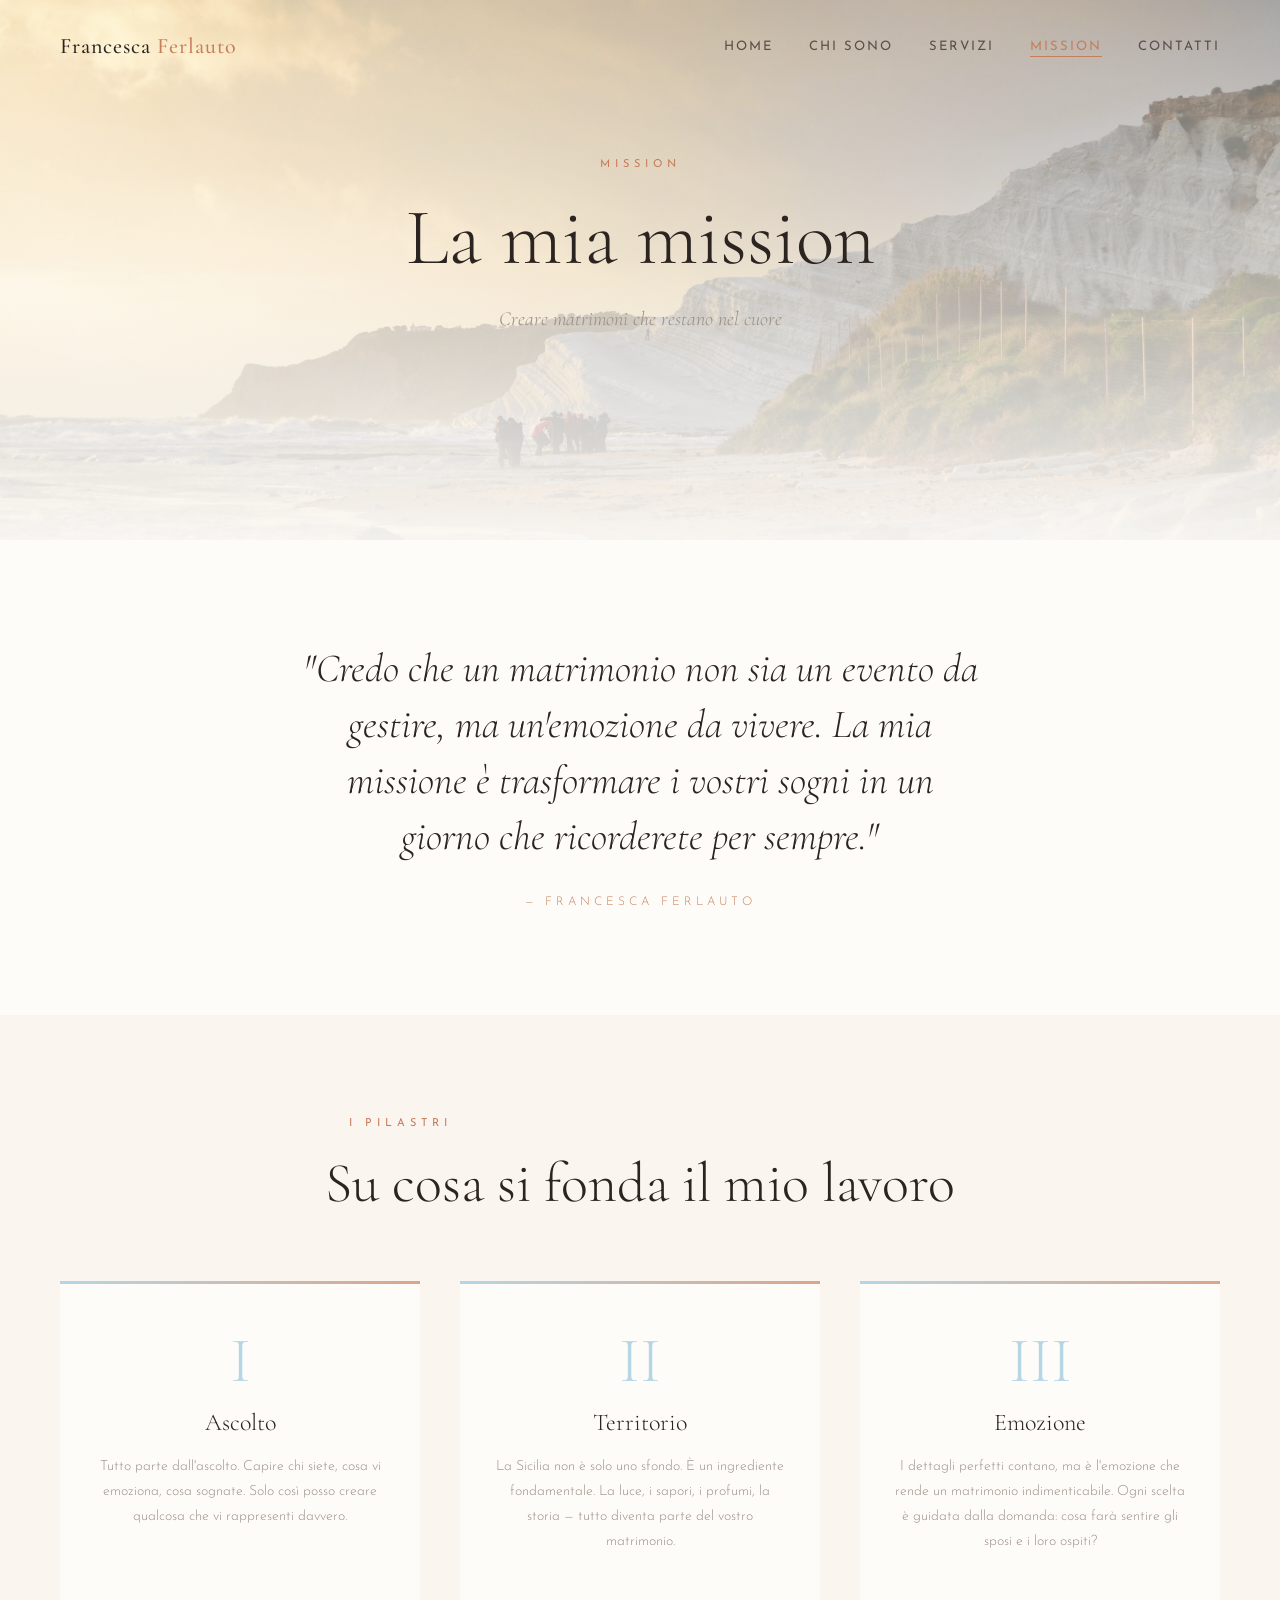
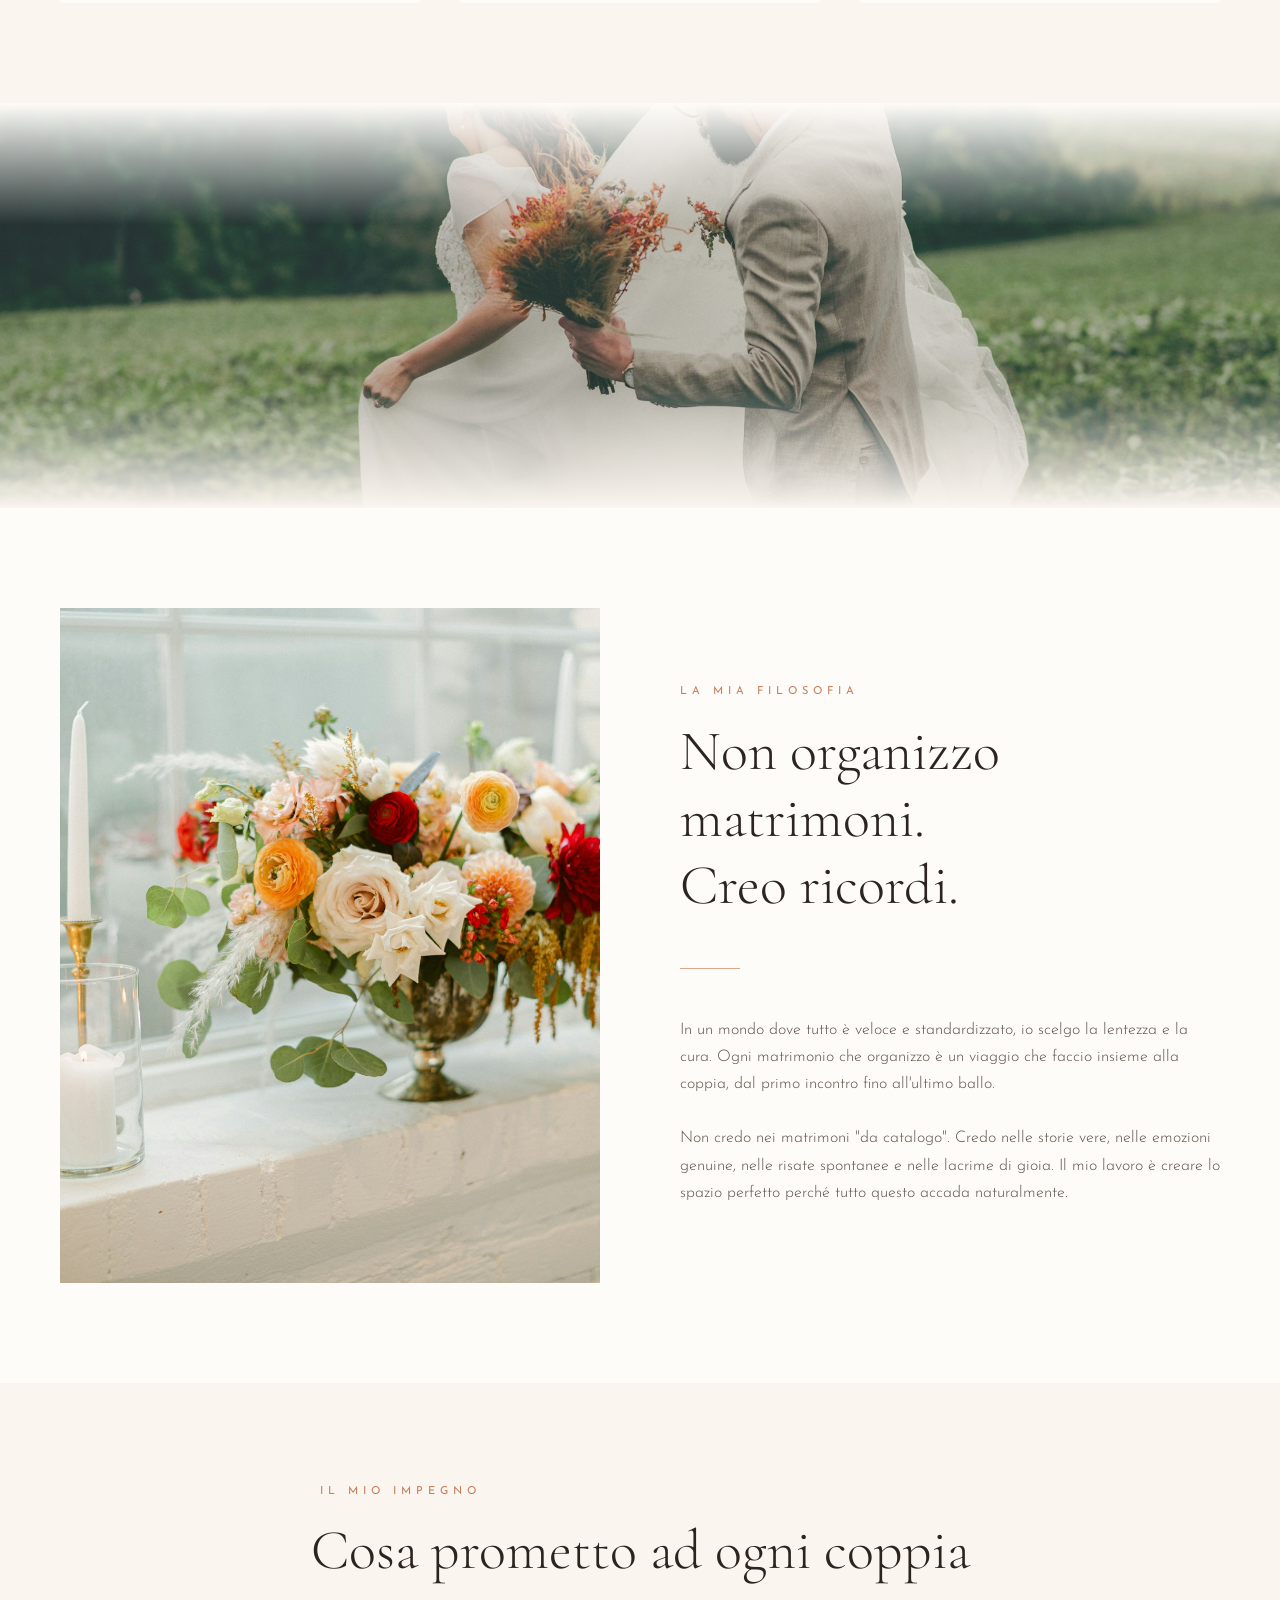
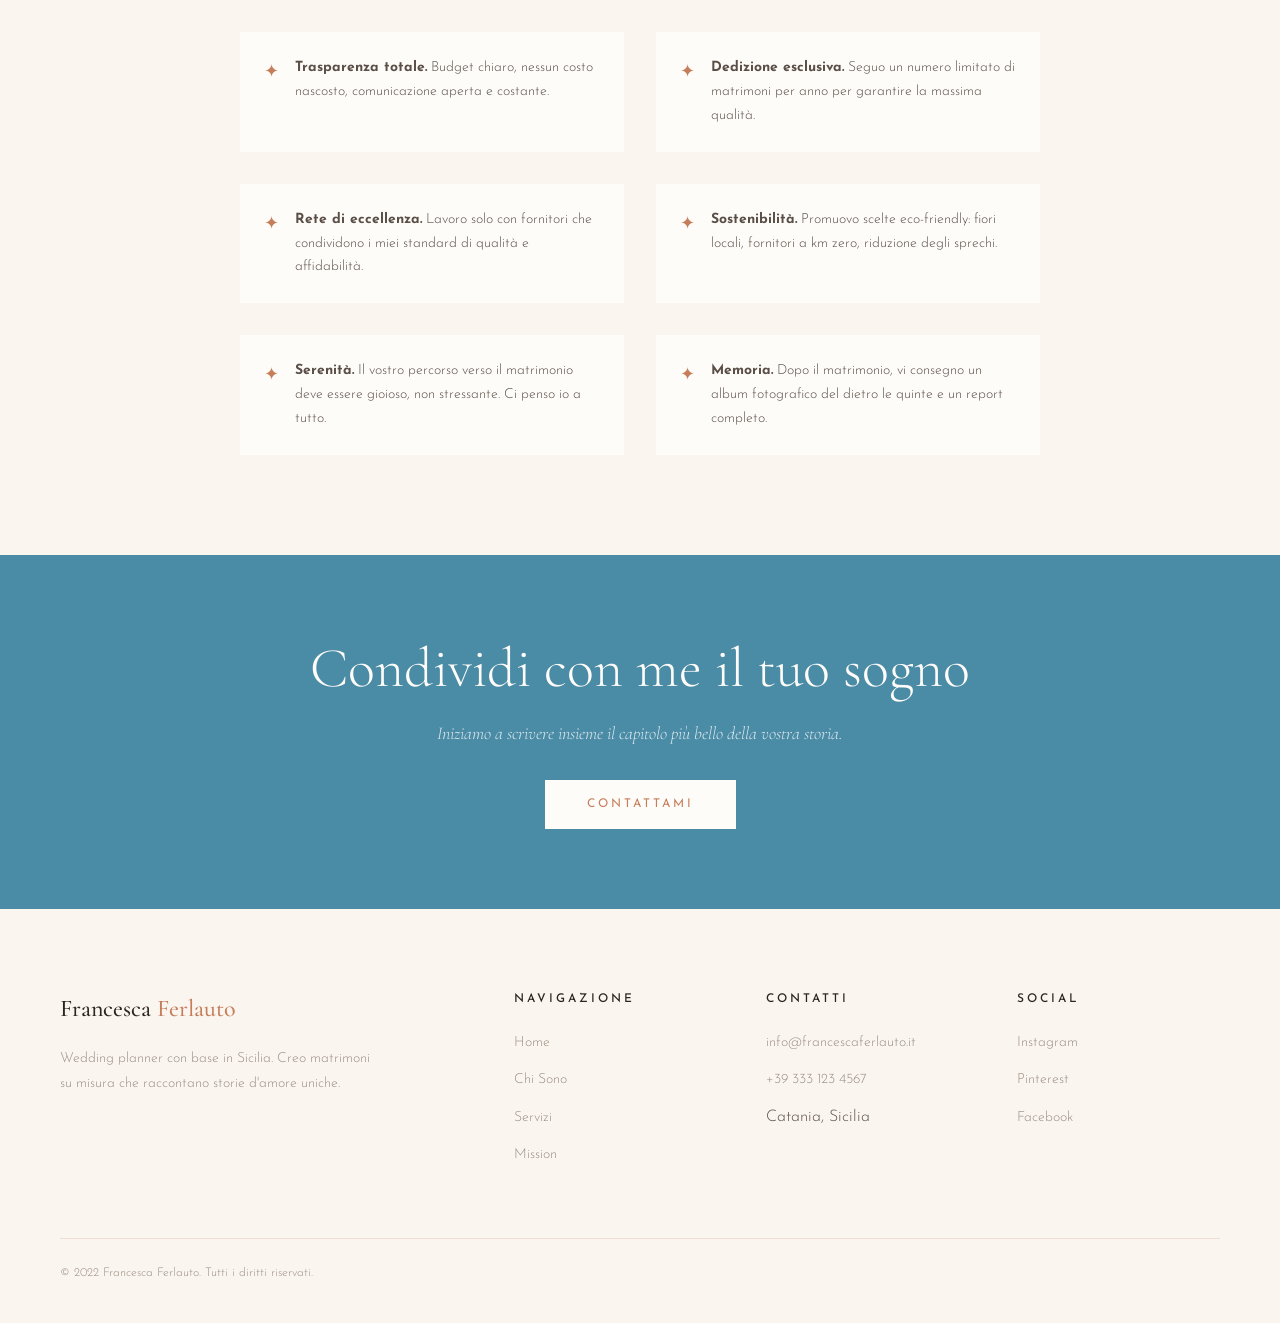
<file: mission.html>
<!DOCTYPE html>
<html lang="it">
<head>
<meta charset="UTF-8">
<meta name="viewport" content="width=device-width, initial-scale=1.0">
<title>Mission — Francesca Ferlauto</title>
<link rel="stylesheet" href="css/style.css">
<style>
.mission-statement {
  text-align: center; background: var(--white);
  max-width: 800px; margin: 0 auto; padding: 100px 60px;
}
.mission-statement blockquote {
  font-family: 'Cormorant Garamond', serif;
  font-style: italic; font-size: clamp(24px, 4vw, 40px);
  color: var(--text-dark); line-height: 1.4;
  margin-bottom: 24px; font-weight: 300;
}
.mission-statement cite {
  font-family: 'Josefin Sans', sans-serif;
  font-style: normal; font-size: 12px;
  letter-spacing: 4px; text-transform: uppercase;
  color: var(--terracotta);
}

/* PILLARS */
.pillars { background: var(--cream); }
.pillars-grid {
  display: grid; grid-template-columns: repeat(3, 1fr);
  gap: 40px; margin-top: 64px;
}
.pillar {
  padding: 48px 32px; background: var(--white);
  text-align: center; position: relative;
  overflow: hidden;
}
.pillar::before {
  content: ''; position: absolute;
  top: 0; left: 0; width: 100%; height: 3px;
  background: linear-gradient(90deg, var(--azure-light), var(--terracotta-light));
}
.pillar-number {
  font-family: 'Cormorant Garamond', serif;
  font-size: 64px; font-weight: 300;
  color: var(--azure-light); line-height: 1; margin-bottom: 16px;
}
.pillar h3 { font-size: 24px; margin-bottom: 16px; }
.pillar p { font-size: 14px; color: var(--text-muted); line-height: 1.8; max-width: 100%; }

/* PHILOSOPHY */
.philosophy {
  display: grid; grid-template-columns: 1fr 1fr; gap: 80px; align-items: center;
  background: var(--white);
}
.philosophy-image { aspect-ratio: 4/5; overflow: hidden; }
.philosophy-image img { width: 100%; height: 100%; object-fit: cover; }

/* IMAGE BAND */
.mission-band {
  height: 45vh; position: relative; overflow: hidden;
}
.mission-band-bg {
  position: absolute; top: -10%; left: 0; width: 100%; height: 120%;
  background: url('img/mission-band.jpg') center/cover no-repeat;
}
.mission-band-overlay {
  position: absolute; top: 0; left: 0; width: 100%; height: 100%;
  background: linear-gradient(180deg, var(--white) 0%, rgba(254,252,249,0.15) 30%, rgba(254,252,249,0.15) 70%, var(--cream) 100%);
}

/* COMMITMENT */
.commitment { background: var(--cream); text-align: center; }
.commitment-list {
  display: grid; grid-template-columns: repeat(2, 1fr);
  gap: 32px; margin-top: 48px; max-width: 800px; margin-left: auto; margin-right: auto;
}
.commitment-item {
  display: flex; align-items: flex-start; gap: 16px;
  text-align: left; padding: 24px; background: var(--white);
}
.commitment-check {
  color: var(--terracotta); font-size: 18px;
  flex-shrink: 0; margin-top: 2px;
}
.commitment-item p { font-size: 14px; color: var(--text-body); line-height: 1.7; max-width: 100%; }

/* CTA */
.mission-cta { background: var(--azure-dark); text-align: center; padding: 80px 60px; }
.mission-cta h2 { color: var(--white); margin-bottom: 16px; }
.mission-cta p { font-family: 'Cormorant Garamond', serif; font-style: italic; font-size: 18px; color: rgba(255,255,255,0.8); margin: 0 auto 32px; }
.btn-white { background: var(--white); color: var(--terracotta); }
.btn-white:hover { background: var(--cream); color: var(--terracotta-dark); }

@media (max-width: 968px) {
  .pillars-grid { grid-template-columns: 1fr; }
  .philosophy { grid-template-columns: 1fr; gap: 40px; }
  .commitment-list { grid-template-columns: 1fr; }
}
</style>
</head>
<body>

<div class="loader"><div class="loader-icon">✿</div></div>
<div class="mobile-menu" id="mobileMenu">
  <a href="index.html" onclick="closeMobile()">Home</a><a href="chi-sono.html" onclick="closeMobile()">Chi Sono</a>
  <a href="servizi.html" onclick="closeMobile()">Servizi</a><a href="mission.html" onclick="closeMobile()">Mission</a>
  <a href="contatti.html" onclick="closeMobile()">Contatti</a>
</div>
<nav id="mainNav">
  <a href="index.html" class="nav-logo">Francesca <span>Ferlauto</span></a>
  <ul class="nav-links">
    <li><a href="index.html">Home</a></li><li><a href="chi-sono.html">Chi Sono</a></li>
    <li><a href="servizi.html">Servizi</a></li><li><a href="mission.html" class="active">Mission</a></li>
    <li><a href="contatti.html">Contatti</a></li>
  </ul>
  <button class="hamburger" id="hamburger" onclick="toggleMobile()" aria-label="Menu"><span></span><span></span><span></span></button>
</nav>

<section class="page-hero">
  <div class="page-hero-bg" style="background-image: url('img/mission-hero.jpg')"></div>
  <div class="page-hero-overlay"></div>
  <div class="page-hero-content">
    <p class="section-tag">Mission</p>
    <h1>La mia mission</h1>
    <p class="section-subtitle">Creare matrimoni che restano nel cuore</p>
  </div>
</section>

<div class="mission-statement reveal">
  <blockquote>"Credo che un matrimonio non sia un evento da gestire, ma un'emozione da vivere. La mia missione è trasformare i vostri sogni in un giorno che ricorderete per sempre."</blockquote>
  <cite>— Francesca Ferlauto</cite>
</div>

<section class="pillars">
  <p class="section-tag text-center reveal">I pilastri</p>
  <h2 class="section-title text-center reveal">Su cosa si fonda il mio lavoro</h2>
  <div class="pillars-grid">
    <div class="pillar reveal">
      <div class="pillar-number">I</div>
      <h3>Ascolto</h3>
      <p>Tutto parte dall'ascolto. Capire chi siete, cosa vi emoziona, cosa sognate. Solo così posso creare qualcosa che vi rappresenti davvero.</p>
    </div>
    <div class="pillar reveal">
      <div class="pillar-number">II</div>
      <h3>Territorio</h3>
      <p>La Sicilia non è solo uno sfondo. È un ingrediente fondamentale. La luce, i sapori, i profumi, la storia — tutto diventa parte del vostro matrimonio.</p>
    </div>
    <div class="pillar reveal">
      <div class="pillar-number">III</div>
      <h3>Emozione</h3>
      <p>I dettagli perfetti contano, ma è l'emozione che rende un matrimonio indimenticabile. Ogni scelta è guidata dalla domanda: cosa farà sentire gli sposi e i loro ospiti?</p>
    </div>
  </div>
</section>

<div class="mission-band">
  <div class="mission-band-bg"></div>
  <div class="mission-band-overlay"></div>
</div>

<section class="philosophy">
  <div class="philosophy-image reveal">
    <img src="img/mission-philosophy.jpg" alt="Filosofia di lavoro" loading="lazy">
  </div>
  <div class="reveal">
    <p class="section-tag">La mia filosofia</p>
    <h2 class="section-title">Non organizzo<br>matrimoni.<br>Creo ricordi.</h2>
    <div class="section-divider"></div>
    <p>In un mondo dove tutto è veloce e standardizzato, io scelgo la lentezza e la cura. Ogni matrimonio che organizzo è un viaggio che faccio insieme alla coppia, dal primo incontro fino all'ultimo ballo.</p>
    <br>
    <p>Non credo nei matrimoni "da catalogo". Credo nelle storie vere, nelle emozioni genuine, nelle risate spontanee e nelle lacrime di gioia. Il mio lavoro è creare lo spazio perfetto perché tutto questo accada naturalmente.</p>
  </div>
</section>

<section class="commitment">
  <p class="section-tag text-center reveal">Il mio impegno</p>
  <h2 class="section-title text-center reveal">Cosa prometto ad ogni coppia</h2>
  <div class="commitment-list">
    <div class="commitment-item reveal">
      <span class="commitment-check">✦</span>
      <p><strong>Trasparenza totale.</strong> Budget chiaro, nessun costo nascosto, comunicazione aperta e costante.</p>
    </div>
    <div class="commitment-item reveal">
      <span class="commitment-check">✦</span>
      <p><strong>Dedizione esclusiva.</strong> Seguo un numero limitato di matrimoni per anno per garantire la massima qualità.</p>
    </div>
    <div class="commitment-item reveal">
      <span class="commitment-check">✦</span>
      <p><strong>Rete di eccellenza.</strong> Lavoro solo con fornitori che condividono i miei standard di qualità e affidabilità.</p>
    </div>
    <div class="commitment-item reveal">
      <span class="commitment-check">✦</span>
      <p><strong>Sostenibilità.</strong> Promuovo scelte eco-friendly: fiori locali, fornitori a km zero, riduzione degli sprechi.</p>
    </div>
    <div class="commitment-item reveal">
      <span class="commitment-check">✦</span>
      <p><strong>Serenità.</strong> Il vostro percorso verso il matrimonio deve essere gioioso, non stressante. Ci penso io a tutto.</p>
    </div>
    <div class="commitment-item reveal">
      <span class="commitment-check">✦</span>
      <p><strong>Memoria.</strong> Dopo il matrimonio, vi consegno un album fotografico del dietro le quinte e un report completo.</p>
    </div>
  </div>
</section>

<section class="mission-cta">
  <h2 class="reveal">Condividi con me il tuo sogno</h2>
  <p class="reveal">Iniziamo a scrivere insieme il capitolo più bello della vostra storia.</p>
  <a href="contatti.html" class="btn btn-white reveal">Contattami</a>
</section>

<footer>
  <div class="footer-top">
    <div><div class="footer-brand">Francesca <span>Ferlauto</span></div><p class="footer-desc">Wedding planner con base in Sicilia. Creo matrimoni su misura che raccontano storie d'amore uniche.</p></div>
    <div><p class="footer-heading">Navigazione</p><ul class="footer-links"><li><a href="index.html">Home</a></li><li><a href="chi-sono.html">Chi Sono</a></li><li><a href="servizi.html">Servizi</a></li><li><a href="mission.html">Mission</a></li></ul></div>
    <div><p class="footer-heading">Contatti</p><ul class="footer-links"><li><a href="mailto:info@francescaferlauto.it">info@francescaferlauto.it</a></li><li><a href="tel:+393331234567">+39 333 123 4567</a></li><li>Catania, Sicilia</li></ul></div>
    <div><p class="footer-heading">Social</p><ul class="footer-links"><li><a href="#">Instagram</a></li><li><a href="#">Pinterest</a></li><li><a href="#">Facebook</a></li></ul></div>
  </div>
  <div class="footer-bottom"><span>&copy; 2022 Francesca Ferlauto. Tutti i diritti riservati.</span></div>
</footer>

<script>
window.addEventListener('load', () => { setTimeout(() => document.querySelector('.loader').classList.add('hidden'), 500); });
const nav = document.getElementById('mainNav');
window.addEventListener('scroll', () => { nav.classList.toggle('scrolled', window.scrollY > 60); });
const reveals = document.querySelectorAll('.reveal');
const observer = new IntersectionObserver((entries) => { entries.forEach(entry => { if (entry.isIntersecting) { entry.target.classList.add('visible'); observer.unobserve(entry.target); } }); }, { threshold: 0.1, rootMargin: '0px 0px -30px 0px' });
reveals.forEach(el => observer.observe(el));
function toggleMobile() { document.getElementById('mobileMenu').classList.toggle('active'); document.getElementById('hamburger').classList.toggle('active'); document.body.style.overflow = document.getElementById('mobileMenu').classList.contains('active') ? 'hidden' : ''; }
function closeMobile() { document.getElementById('mobileMenu').classList.remove('active'); document.getElementById('hamburger').classList.remove('active'); document.body.style.overflow = ''; }
</script>
</body>
</html>
</file>
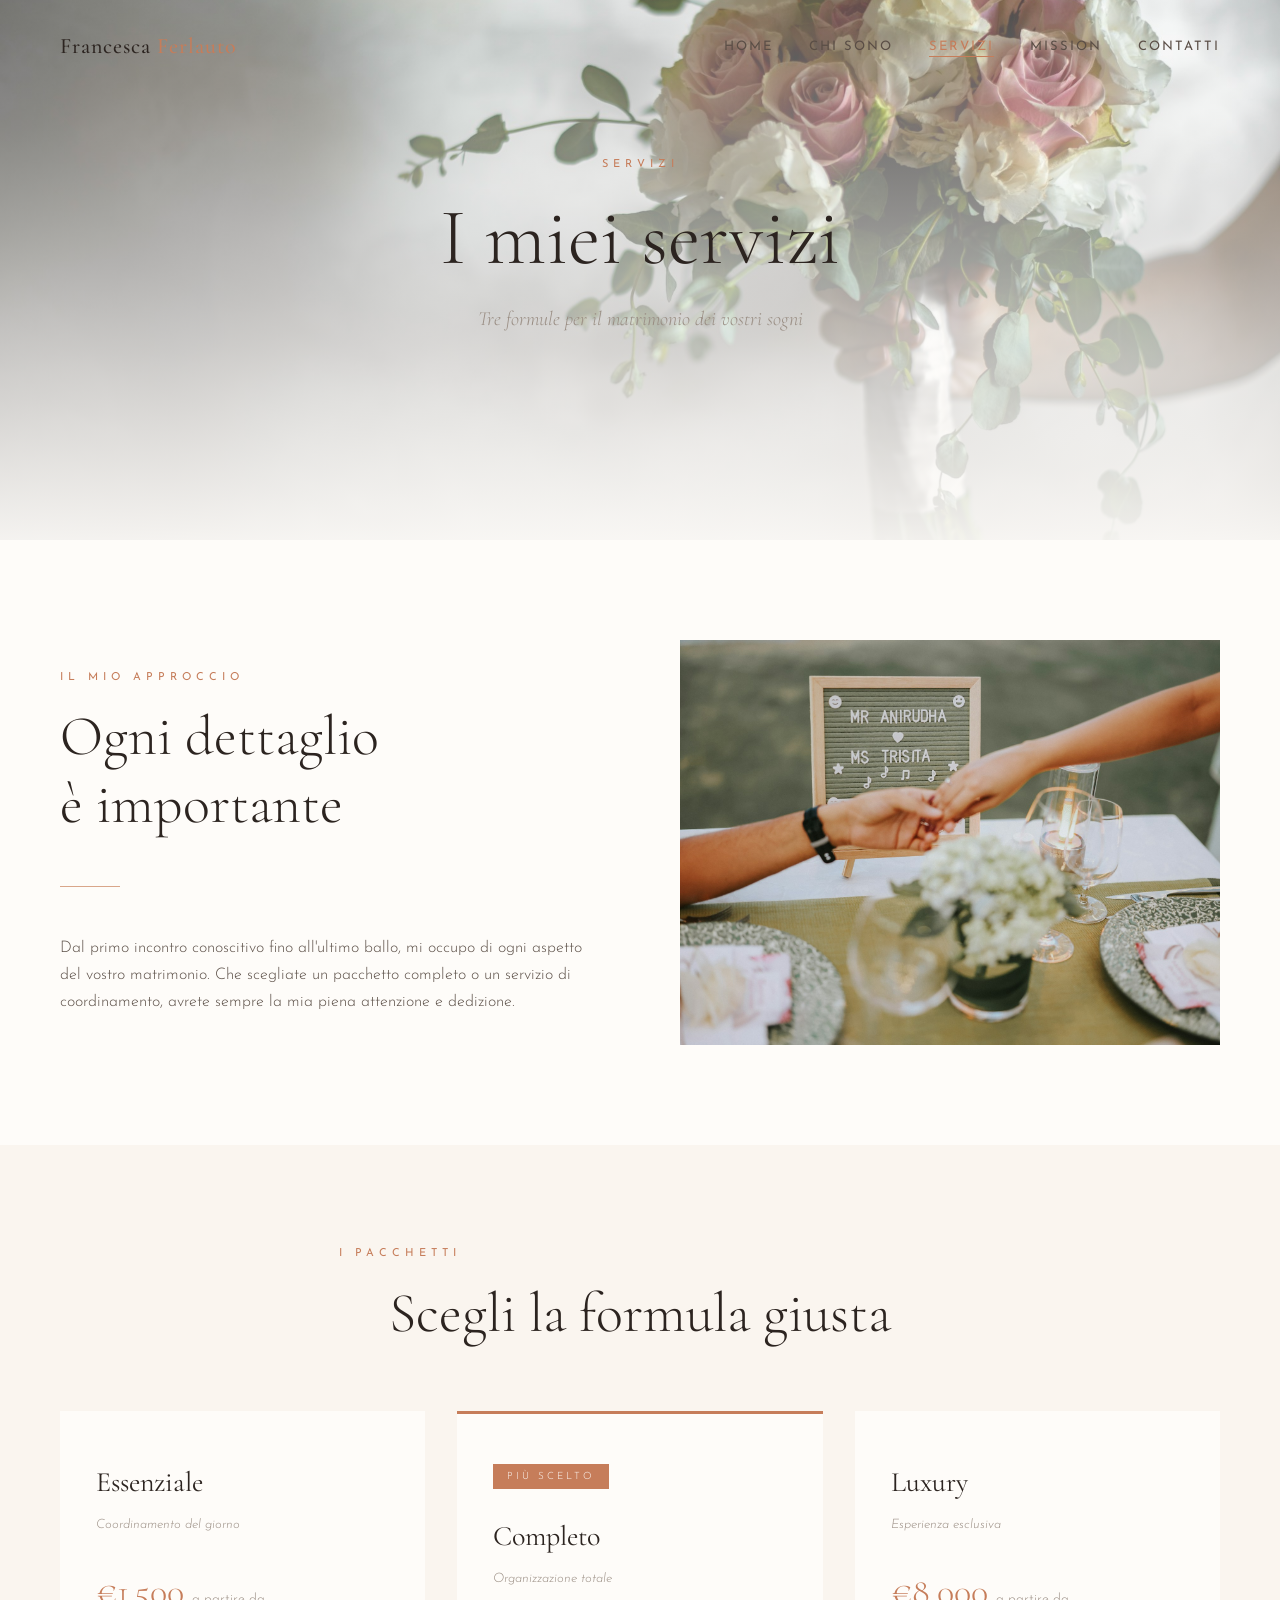
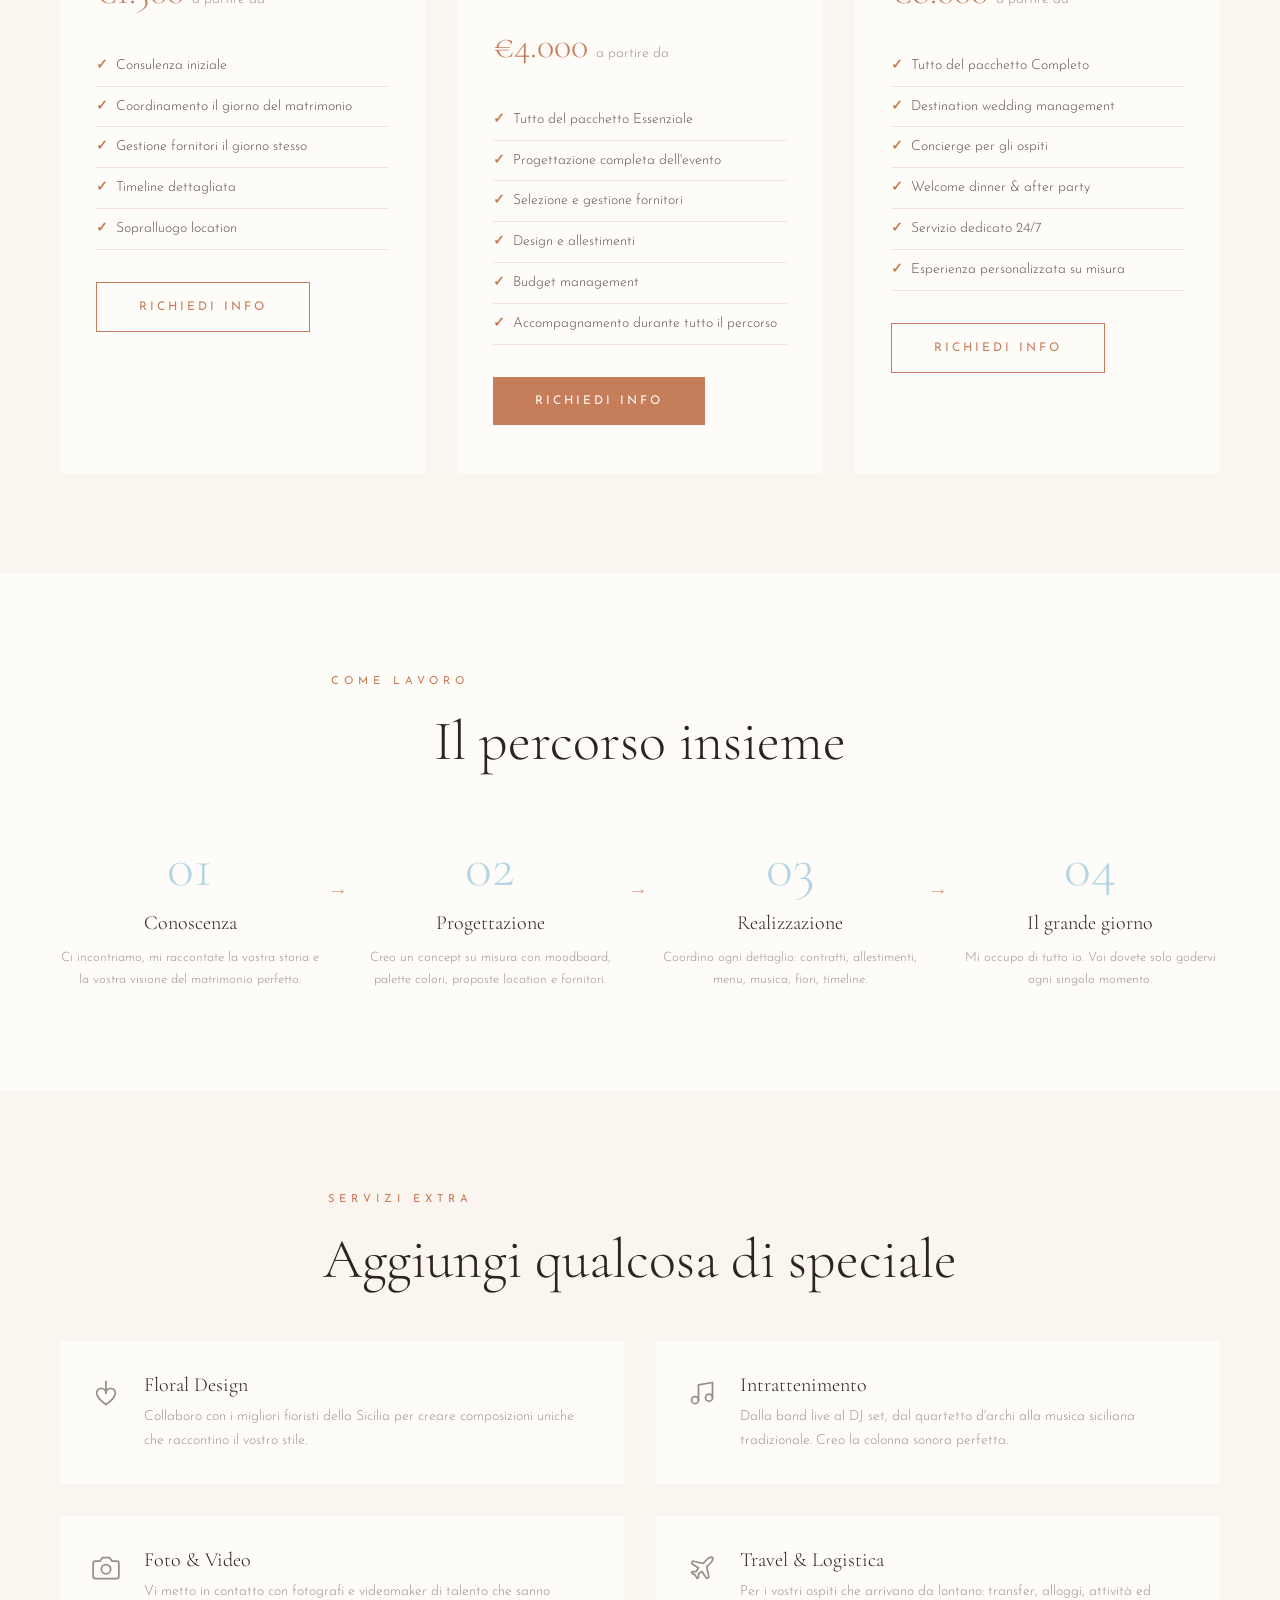
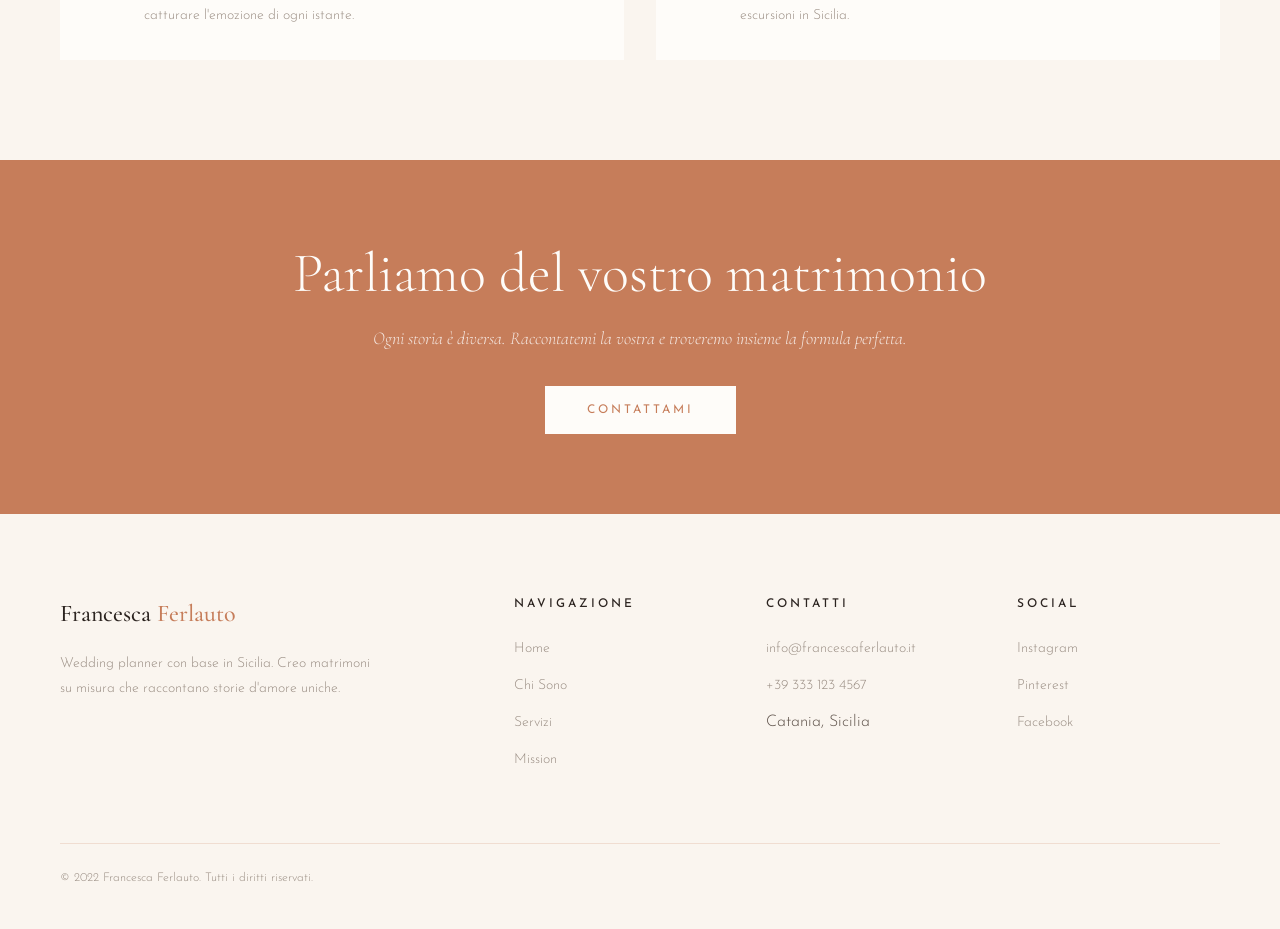
<file: servizi.html>
<!DOCTYPE html>
<html lang="it">
<head>
<meta charset="UTF-8">
<meta name="viewport" content="width=device-width, initial-scale=1.0">
<title>I Miei Servizi — Francesca Ferlauto</title>
<link rel="stylesheet" href="css/style.css">
<style>
.services-intro {
  display: grid; grid-template-columns: 1fr 1fr; gap: 80px; align-items: center;
  background: var(--white);
}
.services-intro-img { aspect-ratio: 4/3; overflow: hidden; }
.services-intro-img img { width: 100%; height: 100%; object-fit: cover; }

/* PACKAGES */
.packages { background: var(--cream); }
.packages-grid {
  display: grid; grid-template-columns: repeat(3, 1fr);
  gap: 32px; margin-top: 64px;
}
.package-card {
  background: var(--white); padding: 48px 36px;
  position: relative; overflow: hidden;
  transition: transform 0.3s ease, box-shadow 0.3s ease;
}
.package-card:hover {
  transform: translateY(-6px);
  box-shadow: 0 16px 48px rgba(44,36,32,0.1);
}
.package-card.featured { border-top: 3px solid var(--terracotta); }
.package-badge {
  display: inline-block;
  font-size: 10px; letter-spacing: 3px; text-transform: uppercase;
  background: var(--terracotta); color: var(--white);
  padding: 4px 14px; margin-bottom: 24px;
}
.package-name {
  font-family: 'Cormorant Garamond', serif;
  font-size: 28px; font-weight: 400; margin-bottom: 8px;
  color: var(--text-dark);
}
.package-tagline {
  font-size: 13px; color: var(--text-muted);
  font-style: italic; margin-bottom: 24px;
}
.package-price {
  font-family: 'Cormorant Garamond', serif;
  font-size: 36px; color: var(--terracotta);
  margin-bottom: 24px;
}
.package-price span {
  font-size: 14px; color: var(--text-muted);
  font-family: 'Josefin Sans', sans-serif;
}
.package-features { list-style: none; margin-bottom: 32px; }
.package-features li {
  font-size: 14px; color: var(--text-body);
  padding: 8px 0; border-bottom: 1px solid var(--divider);
  padding-left: 20px; position: relative;
}
.package-features li::before {
  content: '✓'; position: absolute; left: 0;
  color: var(--terracotta); font-weight: 600;
}

/* PROCESS */
.process { background: var(--white); }
.process-grid {
  display: grid; grid-template-columns: repeat(4, 1fr);
  gap: 40px; margin-top: 64px;
}
.process-step { text-align: center; position: relative; }
.process-step::after {
  content: '→'; position: absolute;
  right: -28px; top: 36px;
  font-size: 20px; color: var(--terracotta-light);
}
.process-step:last-child::after { display: none; }
.process-number {
  font-family: 'Cormorant Garamond', serif;
  font-size: 56px; font-weight: 300;
  color: var(--azure-light); line-height: 1; margin-bottom: 16px;
}
.process-step h3 { font-size: 20px; margin-bottom: 12px; }
.process-step p { font-size: 13px; color: var(--text-muted); line-height: 1.7; max-width: 100%; }

/* EXTRAS */
.extras { background: var(--cream); }
.extras-grid {
  display: grid; grid-template-columns: repeat(2, 1fr);
  gap: 32px; margin-top: 48px;
}
.extra-card {
  display: flex; gap: 24px; align-items: flex-start;
  padding: 32px; background: var(--white);
}
.extra-icon { font-size: 28px; flex-shrink: 0; margin-top: 4px; }
.extra-card h3 { font-size: 20px; margin-bottom: 8px; }
.extra-card p { font-size: 14px; color: var(--text-muted); line-height: 1.7; max-width: 100%; }

/* CTA */
.service-cta {
  background: var(--terracotta); text-align: center; padding: 80px 60px;
}
.service-cta h2 { color: var(--white); margin-bottom: 16px; }
.service-cta p {
  font-family: 'Cormorant Garamond', serif; font-style: italic;
  font-size: 18px; color: rgba(255,255,255,0.8); margin: 0 auto 32px;
}
.btn-white { background: var(--white); color: var(--terracotta); }
.btn-white:hover { background: var(--cream); color: var(--terracotta-dark); }

@media (max-width: 968px) {
  .services-intro { grid-template-columns: 1fr; gap: 40px; }
  .packages-grid { grid-template-columns: 1fr; }
  .process-grid { grid-template-columns: repeat(2, 1fr); }
  .process-step::after { display: none; }
  .extras-grid { grid-template-columns: 1fr; }
}
@media (max-width: 600px) {
  .process-grid { grid-template-columns: 1fr; }
}
</style>
</head>
<body>

<div class="loader"><div class="loader-icon">✿</div></div>
<div class="mobile-menu" id="mobileMenu">
  <a href="index.html" onclick="closeMobile()">Home</a><a href="chi-sono.html" onclick="closeMobile()">Chi Sono</a>
  <a href="servizi.html" onclick="closeMobile()">Servizi</a><a href="mission.html" onclick="closeMobile()">Mission</a>
  <a href="contatti.html" onclick="closeMobile()">Contatti</a>
</div>
<nav id="mainNav">
  <a href="index.html" class="nav-logo">Francesca <span>Ferlauto</span></a>
  <ul class="nav-links">
    <li><a href="index.html">Home</a></li><li><a href="chi-sono.html">Chi Sono</a></li>
    <li><a href="servizi.html" class="active">Servizi</a></li><li><a href="mission.html">Mission</a></li>
    <li><a href="contatti.html">Contatti</a></li>
  </ul>
  <button class="hamburger" id="hamburger" onclick="toggleMobile()" aria-label="Menu"><span></span><span></span><span></span></button>
</nav>

<section class="page-hero">
  <div class="page-hero-bg" style="background-image: url('img/servizi-hero.jpg')"></div>
  <div class="page-hero-overlay"></div>
  <div class="page-hero-content">
    <p class="section-tag">Servizi</p>
    <h1>I miei servizi</h1>
    <p class="section-subtitle">Tre formule per il matrimonio dei vostri sogni</p>
  </div>
</section>

<section class="services-intro">
  <div class="reveal">
    <p class="section-tag">Il mio approccio</p>
    <h2 class="section-title">Ogni dettaglio<br>è importante</h2>
    <div class="section-divider"></div>
    <p>Dal primo incontro conoscitivo fino all'ultimo ballo, mi occupo di ogni aspetto del vostro matrimonio. Che scegliate un pacchetto completo o un servizio di coordinamento, avrete sempre la mia piena attenzione e dedizione.</p>
  </div>
  <div class="services-intro-img reveal">
    <img src="img/servizi-intro.jpg" alt="Wedding planning" loading="lazy">
  </div>
</section>

<section class="packages">
  <p class="section-tag text-center reveal">I pacchetti</p>
  <h2 class="section-title text-center reveal">Scegli la formula giusta</h2>
  <div class="packages-grid">
    <div class="package-card reveal">
      <div class="package-name">Essenziale</div>
      <div class="package-tagline">Coordinamento del giorno</div>
      <div class="package-price">€1.500 <span>a partire da</span></div>
      <ul class="package-features">
        <li>Consulenza iniziale</li>
        <li>Coordinamento il giorno del matrimonio</li>
        <li>Gestione fornitori il giorno stesso</li>
        <li>Timeline dettagliata</li>
        <li>Sopralluogo location</li>
      </ul>
      <a href="contatti.html" class="btn btn-outline">Richiedi info</a>
    </div>
    <div class="package-card featured reveal">
      <div class="package-badge">Più scelto</div>
      <div class="package-name">Completo</div>
      <div class="package-tagline">Organizzazione totale</div>
      <div class="package-price">€4.000 <span>a partire da</span></div>
      <ul class="package-features">
        <li>Tutto del pacchetto Essenziale</li>
        <li>Progettazione completa dell'evento</li>
        <li>Selezione e gestione fornitori</li>
        <li>Design e allestimenti</li>
        <li>Budget management</li>
        <li>Accompagnamento durante tutto il percorso</li>
      </ul>
      <a href="contatti.html" class="btn btn-primary">Richiedi info</a>
    </div>
    <div class="package-card reveal">
      <div class="package-name">Luxury</div>
      <div class="package-tagline">Esperienza esclusiva</div>
      <div class="package-price">€8.000 <span>a partire da</span></div>
      <ul class="package-features">
        <li>Tutto del pacchetto Completo</li>
        <li>Destination wedding management</li>
        <li>Concierge per gli ospiti</li>
        <li>Welcome dinner & after party</li>
        <li>Servizio dedicato 24/7</li>
        <li>Esperienza personalizzata su misura</li>
      </ul>
      <a href="contatti.html" class="btn btn-outline">Richiedi info</a>
    </div>
  </div>
</section>

<section class="process">
  <p class="section-tag text-center reveal">Come lavoro</p>
  <h2 class="section-title text-center reveal">Il percorso insieme</h2>
  <div class="process-grid">
    <div class="process-step reveal">
      <div class="process-number">01</div>
      <h3>Conoscenza</h3>
      <p>Ci incontriamo, mi raccontate la vostra storia e la vostra visione del matrimonio perfetto.</p>
    </div>
    <div class="process-step reveal">
      <div class="process-number">02</div>
      <h3>Progettazione</h3>
      <p>Creo un concept su misura con moodboard, palette colori, proposte location e fornitori.</p>
    </div>
    <div class="process-step reveal">
      <div class="process-number">03</div>
      <h3>Realizzazione</h3>
      <p>Coordino ogni dettaglio: contratti, allestimenti, menu, musica, fiori, timeline.</p>
    </div>
    <div class="process-step reveal">
      <div class="process-number">04</div>
      <h3>Il grande giorno</h3>
      <p>Mi occupo di tutto io. Voi dovete solo godervi ogni singolo momento.</p>
    </div>
  </div>
</section>

<section class="extras">
  <p class="section-tag text-center reveal">Servizi extra</p>
  <h2 class="section-title text-center reveal">Aggiungi qualcosa di speciale</h2>
  <div class="extras-grid">
    <div class="extra-card reveal">
      <div class="extra-icon"><svg width="28" height="28" viewBox="0 0 24 24" fill="none" stroke="#9a8e84" stroke-width="1.5" stroke-linecap="round" stroke-linejoin="round"><path d="M12 22c-4-3-8-6-8-10a4 4 0 0 1 8 0 4 4 0 0 1 8 0c0 4-4 7-8 10z"/><path d="M12 2v10"/></svg></div>
      <div><h3>Floral Design</h3><p>Collaboro con i migliori fioristi della Sicilia per creare composizioni uniche che raccontino il vostro stile.</p></div>
    </div>
    <div class="extra-card reveal">
      <div class="extra-icon"><svg width="28" height="28" viewBox="0 0 24 24" fill="none" stroke="#9a8e84" stroke-width="1.5" stroke-linecap="round" stroke-linejoin="round"><path d="M9 18V5l12-2v13"/><circle cx="6" cy="18" r="3"/><circle cx="18" cy="16" r="3"/></svg></div>
      <div><h3>Intrattenimento</h3><p>Dalla band live al DJ set, dal quartetto d'archi alla musica siciliana tradizionale. Creo la colonna sonora perfetta.</p></div>
    </div>
    <div class="extra-card reveal">
      <div class="extra-icon"><svg width="28" height="28" viewBox="0 0 24 24" fill="none" stroke="#9a8e84" stroke-width="1.5" stroke-linecap="round" stroke-linejoin="round"><path d="M23 19a2 2 0 0 1-2 2H3a2 2 0 0 1-2-2V8a2 2 0 0 1 2-2h4l2-3h6l2 3h4a2 2 0 0 1 2 2z"/><circle cx="12" cy="13" r="4"/></svg></div>
      <div><h3>Foto & Video</h3><p>Vi metto in contatto con fotografi e videomaker di talento che sanno catturare l'emozione di ogni istante.</p></div>
    </div>
    <div class="extra-card reveal">
      <div class="extra-icon"><svg width="28" height="28" viewBox="0 0 24 24" fill="none" stroke="#9a8e84" stroke-width="1.5" stroke-linecap="round" stroke-linejoin="round"><path d="M17.8 19.2L16 11l3.5-3.5C21 6 21.5 4 21 3c-1-.5-3 0-4.5 1.5L13 8 4.8 6.2c-.5-.1-.9.1-1.1.5l-.3.5c-.2.5-.1 1 .3 1.3L9 12l-2 3H4l-1 1 3 2 2 3 1-1v-3l3-2 3.5 5.3c.3.4.8.5 1.3.3l.5-.2c.4-.3.6-.7.5-1.2z"/></svg></div>
      <div><h3>Travel & Logistica</h3><p>Per i vostri ospiti che arrivano da lontano: transfer, alloggi, attività ed escursioni in Sicilia.</p></div>
    </div>
  </div>
</section>

<section class="service-cta">
  <h2 class="reveal">Parliamo del vostro matrimonio</h2>
  <p class="reveal">Ogni storia è diversa. Raccontatemi la vostra e troveremo insieme la formula perfetta.</p>
  <a href="contatti.html" class="btn btn-white reveal">Contattami</a>
</section>

<footer>
  <div class="footer-top">
    <div><div class="footer-brand">Francesca <span>Ferlauto</span></div><p class="footer-desc">Wedding planner con base in Sicilia. Creo matrimoni su misura che raccontano storie d'amore uniche.</p></div>
    <div><p class="footer-heading">Navigazione</p><ul class="footer-links"><li><a href="index.html">Home</a></li><li><a href="chi-sono.html">Chi Sono</a></li><li><a href="servizi.html">Servizi</a></li><li><a href="mission.html">Mission</a></li></ul></div>
    <div><p class="footer-heading">Contatti</p><ul class="footer-links"><li><a href="mailto:info@francescaferlauto.it">info@francescaferlauto.it</a></li><li><a href="tel:+393331234567">+39 333 123 4567</a></li><li>Catania, Sicilia</li></ul></div>
    <div><p class="footer-heading">Social</p><ul class="footer-links"><li><a href="#">Instagram</a></li><li><a href="#">Pinterest</a></li><li><a href="#">Facebook</a></li></ul></div>
  </div>
  <div class="footer-bottom"><span>&copy; 2022 Francesca Ferlauto. Tutti i diritti riservati.</span></div>
</footer>

<script>
window.addEventListener('load', () => { setTimeout(() => document.querySelector('.loader').classList.add('hidden'), 500); });
const nav = document.getElementById('mainNav');
window.addEventListener('scroll', () => { nav.classList.toggle('scrolled', window.scrollY > 60); });
const reveals = document.querySelectorAll('.reveal');
const observer = new IntersectionObserver((entries) => { entries.forEach(entry => { if (entry.isIntersecting) { entry.target.classList.add('visible'); observer.unobserve(entry.target); } }); }, { threshold: 0.1, rootMargin: '0px 0px -30px 0px' });
reveals.forEach(el => observer.observe(el));
function toggleMobile() { document.getElementById('mobileMenu').classList.toggle('active'); document.getElementById('hamburger').classList.toggle('active'); document.body.style.overflow = document.getElementById('mobileMenu').classList.contains('active') ? 'hidden' : ''; }
function closeMobile() { document.getElementById('mobileMenu').classList.remove('active'); document.getElementById('hamburger').classList.remove('active'); document.body.style.overflow = ''; }
</script>
</body>
</html>
</file>
<file: css/style.css>
/* ============================================
   FRANCESCA FERLAUTO — Wedding Planner
   Mediterranean / Luminous Style
   ============================================ */

@import url('https://fonts.googleapis.com/css2?family=Cormorant+Garamond:ital,wght@0,300;0,400;0,500;0,600;0,700;1,300;1,400;1,500&family=Josefin+Sans:wght@300;400;500;600&display=swap');

*, *::before, *::after { margin: 0; padding: 0; box-sizing: border-box; }

:root {
  --white: #fefcf9;
  --cream: #faf5ef;
  --sand: #f0e6d8;
  --terracotta: #c67d5a;
  --terracotta-light: #d9a68a;
  --terracotta-dark: #a8603e;
  --azure: #7bacc2;
  --azure-light: #b5d6e5;
  --azure-dark: #4a8ba6;
  --navy: #2c3e50;
  --olive: #8a9a6b;
  --text-dark: #2c2420;
  --text-body: #5a4e46;
  --text-muted: #9a8e84;
  --divider: rgba(198, 125, 90, 0.2);
}

html { scroll-behavior: smooth; }

body {
  font-family: 'Josefin Sans', sans-serif;
  background: var(--white);
  color: var(--text-body);
  overflow-x: hidden;
  -webkit-font-smoothing: antialiased;
  font-weight: 300;
  line-height: 1.7;
}

/* SELECTION */
::selection { background: var(--terracotta-light); color: var(--white); }

/* SCROLLBAR */
::-webkit-scrollbar { width: 5px; }
::-webkit-scrollbar-track { background: var(--cream); }
::-webkit-scrollbar-thumb { background: var(--terracotta-light); border-radius: 3px; }

/* ---- TYPOGRAPHY ---- */
h1, h2, h3, h4 {
  font-family: 'Cormorant Garamond', serif;
  font-weight: 300;
  color: var(--text-dark);
  line-height: 1.2;
}
h1 { font-size: clamp(42px, 7vw, 80px); }
h2 { font-size: clamp(32px, 5vw, 56px); }
h3 { font-size: clamp(24px, 3vw, 36px); }
p { max-width: 680px; }
a { color: var(--terracotta); text-decoration: none; transition: all 0.3s ease; }
a:hover { color: var(--terracotta-dark); }

/* ---- LOADER ---- */
.loader {
  position: fixed; top: 0; left: 0; width: 100%; height: 100%;
  background: var(--white);
  display: flex; align-items: center; justify-content: center; flex-direction: column;
  z-index: 10000;
  transition: opacity 0.8s ease, visibility 0.8s ease;
}
.loader.hidden { opacity: 0; visibility: hidden; pointer-events: none; }
.loader-icon {
  font-size: 32px;
  color: var(--terracotta);
  animation: loaderFloat 1.5s ease infinite;
}
@keyframes loaderFloat {
  0%, 100% { transform: translateY(0); opacity: 0.5; }
  50% { transform: translateY(-8px); opacity: 1; }
}

/* ---- NAV ---- */
nav {
  position: fixed; top: 0; left: 0; width: 100%;
  padding: 28px 60px;
  display: flex; justify-content: space-between; align-items: center;
  z-index: 100;
  transition: all 0.4s ease;
}
nav.scrolled {
  background: rgba(254, 252, 249, 0.95);
  backdrop-filter: blur(12px);
  padding: 18px 60px;
  box-shadow: 0 1px 20px rgba(44, 36, 32, 0.06);
}
.nav-logo {
  font-family: 'Cormorant Garamond', serif;
  font-size: 22px;
  font-weight: 500;
  color: var(--text-dark);
  text-decoration: none;
  letter-spacing: 1px;
}
.nav-logo span { color: var(--terracotta); }
.nav-links { display: flex; gap: 36px; list-style: none; }
.nav-links a {
  color: var(--text-body);
  text-decoration: none;
  font-size: 13px;
  letter-spacing: 2px;
  text-transform: uppercase;
  font-weight: 400;
  position: relative;
  transition: color 0.3s;
}
.nav-links a::after {
  content: '';
  position: absolute;
  bottom: -4px; left: 0;
  width: 0; height: 1px;
  background: var(--terracotta);
  transition: width 0.3s ease;
}
.nav-links a:hover { color: var(--terracotta); }
.nav-links a:hover::after { width: 100%; }
.nav-links a.active { color: var(--terracotta); }
.nav-links a.active::after { width: 100%; }

/* HAMBURGER */
.hamburger {
  display: none; flex-direction: column; gap: 5px;
  cursor: pointer; z-index: 200; background: none; border: none; padding: 8px;
}
.hamburger span { width: 26px; height: 1.5px; background: var(--text-dark); transition: all 0.3s ease; display: block; }
.hamburger.active span:nth-child(1) { transform: rotate(45deg) translate(5px, 5px); }
.hamburger.active span:nth-child(2) { opacity: 0; }
.hamburger.active span:nth-child(3) { transform: rotate(-45deg) translate(5px, -5px); }

/* MOBILE MENU */
.mobile-menu {
  position: fixed; top: 0; left: 0; width: 100%; height: 100%;
  background: rgba(254, 252, 249, 0.98);
  display: flex; flex-direction: column; align-items: center; justify-content: center; gap: 28px;
  z-index: 150; opacity: 0; visibility: hidden; transition: all 0.4s ease;
}
.mobile-menu.active { opacity: 1; visibility: visible; }
.mobile-menu a {
  font-family: 'Cormorant Garamond', serif;
  font-size: 36px; font-weight: 400;
  color: var(--text-dark); text-decoration: none;
  transition: color 0.3s;
}
.mobile-menu a:hover { color: var(--terracotta); }

/* ---- BUTTONS ---- */
.btn {
  display: inline-block;
  padding: 14px 42px;
  font-family: 'Josefin Sans', sans-serif;
  font-size: 12px;
  letter-spacing: 3px;
  text-transform: uppercase;
  font-weight: 400;
  text-decoration: none;
  transition: all 0.4s ease;
  cursor: pointer;
  border: none;
}
.btn-primary {
  background: var(--terracotta);
  color: var(--white);
}
.btn-primary:hover { background: var(--terracotta-dark); color: var(--white); }
.btn-outline {
  background: transparent;
  border: 1px solid var(--terracotta);
  color: var(--terracotta);
}
.btn-outline:hover { background: var(--terracotta); color: var(--white); }

/* ---- SECTION SHARED ---- */
section { padding: 100px 60px; }
.section-tag {
  font-size: 11px;
  letter-spacing: 5px;
  text-transform: uppercase;
  color: var(--terracotta);
  margin-bottom: 16px;
  font-weight: 400;
}
.section-title { margin-bottom: 24px; }
.section-subtitle {
  font-family: 'Cormorant Garamond', serif;
  font-style: italic;
  font-size: 20px;
  color: var(--text-muted);
  margin-bottom: 48px;
}
.section-divider {
  width: 60px; height: 1px;
  background: var(--terracotta-light);
  margin: 48px 0;
}
.text-center { text-align: center; }
.text-center p { margin-left: auto; margin-right: auto; }

/* ---- HERO SHARED ---- */
.page-hero {
  height: 60vh;
  min-height: 400px;
  display: flex; align-items: center; justify-content: center;
  position: relative; overflow: hidden;
  text-align: center;
}
.page-hero-bg {
  position: absolute; top: 0; left: 0; width: 100%; height: 100%;
  background-size: cover; background-position: center;
}
.page-hero-overlay {
  position: absolute; top: 0; left: 0; width: 100%; height: 100%;
  background: linear-gradient(180deg, rgba(254,252,249,0.3) 0%, rgba(254,252,249,0.7) 60%, rgba(254,252,249,0.95) 100%);
}
.page-hero-content { position: relative; z-index: 2; }
.page-hero h1 { margin-bottom: 16px; }

/* ---- FOOTER ---- */
footer {
  background: var(--cream);
  padding: 80px 60px 40px;
}
.footer-top {
  display: grid;
  grid-template-columns: 2fr 1fr 1fr 1fr;
  gap: 48px;
  margin-bottom: 60px;
}
.footer-brand {
  font-family: 'Cormorant Garamond', serif;
  font-size: 24px;
  font-weight: 500;
  color: var(--text-dark);
  margin-bottom: 16px;
}
.footer-brand span { color: var(--terracotta); }
.footer-desc {
  font-size: 14px;
  color: var(--text-muted);
  line-height: 1.8;
  max-width: 320px;
}
.footer-heading {
  font-family: 'Josefin Sans', sans-serif;
  font-size: 12px;
  letter-spacing: 3px;
  text-transform: uppercase;
  color: var(--text-dark);
  margin-bottom: 20px;
  font-weight: 500;
}
.footer-links { list-style: none; }
.footer-links li { margin-bottom: 10px; }
.footer-links a {
  color: var(--text-muted);
  font-size: 14px;
  text-decoration: none;
  transition: color 0.3s;
}
.footer-links a:hover { color: var(--terracotta); }
.footer-bottom {
  border-top: 1px solid var(--divider);
  padding-top: 24px;
  display: flex;
  justify-content: space-between;
  align-items: center;
  font-size: 12px;
  color: var(--text-muted);
}
.footer-social { display: flex; gap: 20px; }
.footer-social a {
  color: var(--text-muted);
  font-size: 13px;
  letter-spacing: 1px;
  text-transform: uppercase;
}
.footer-social a:hover { color: var(--terracotta); }

/* ---- SCROLL REVEAL ---- */
.reveal {
  opacity: 0;
  transform: translateY(30px);
  transition: all 0.7s cubic-bezier(0.16, 1, 0.3, 1);
}
.reveal.visible { opacity: 1; transform: translateY(0); }

/* ---- RESPONSIVE ---- */
@media (max-width: 968px) {
  nav { padding: 20px 24px; }
  nav.scrolled { padding: 14px 24px; }
  .nav-links { display: none; }
  .hamburger { display: flex; }
  section { padding: 80px 24px; }
  .footer-top { grid-template-columns: 1fr; gap: 32px; }
  .footer-bottom { flex-direction: column; gap: 16px; text-align: center; }
}
@media (max-width: 600px) {
  h1 { font-size: clamp(36px, 10vw, 52px); }
  .page-hero { height: 50vh; min-height: 320px; }
}
</file>
